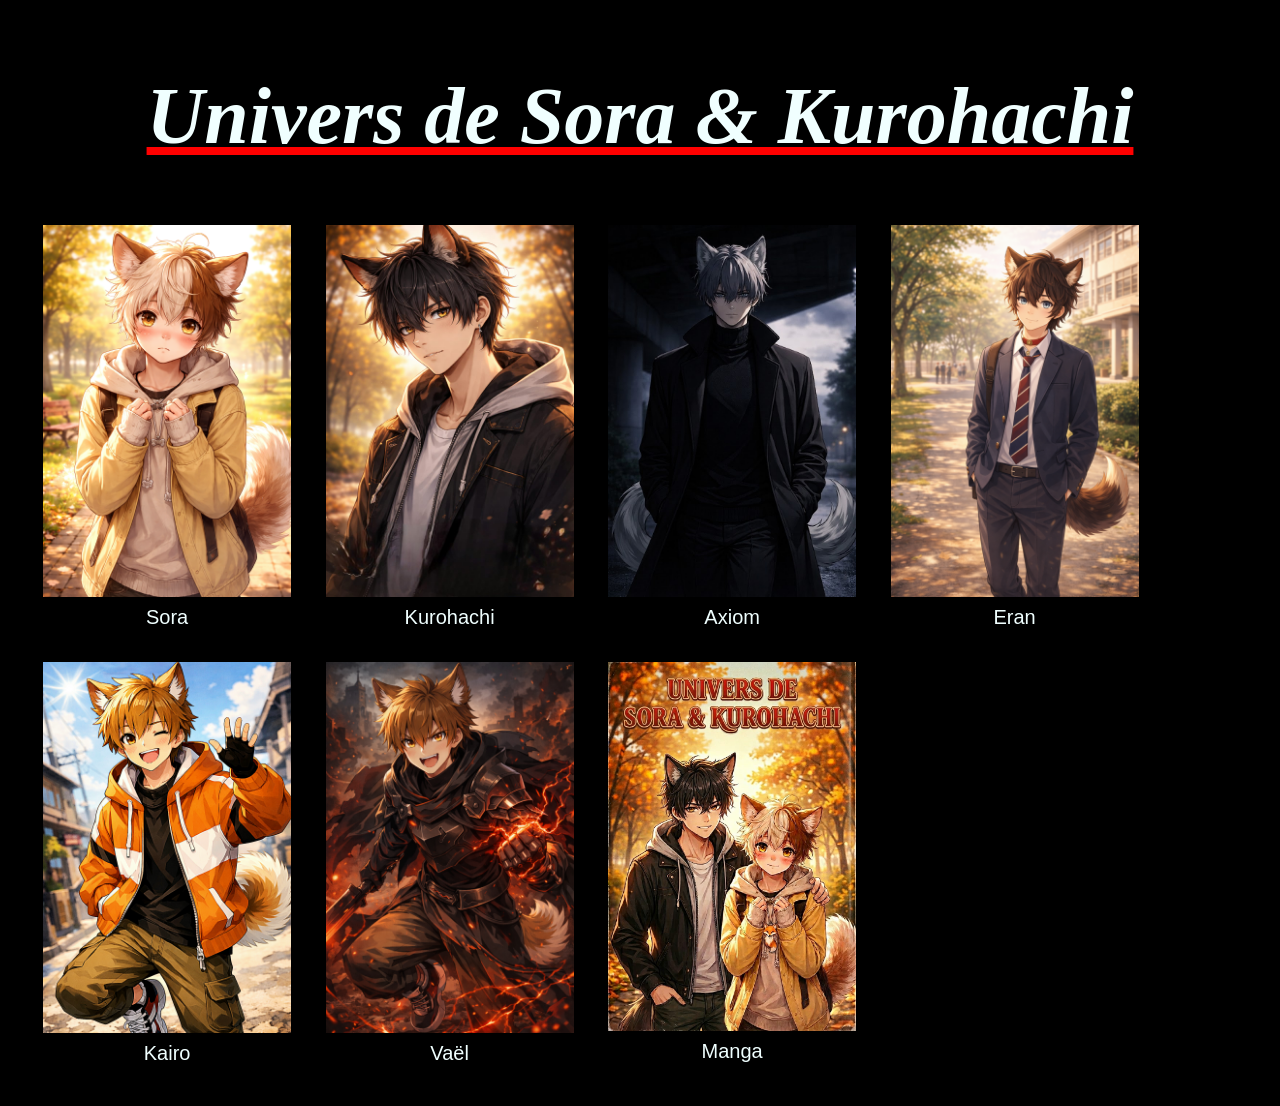
<file: index.html>
<!DOCTYPE html>
<html lang="fr">

<head>
    <meta charset="UTF-8">
    <meta name="viewport" content="width=device-width, initial-scale=1.0">
    <link rel="stylesheet" href="Univers de Sora & Kurohachi.css">
    <link rel="shortcut icon" href="favicon.png" type="image/x-icon">
    <script src="Univers de Sora & Kurohachi.js"></script>
    <title>Univers de Sora & Kurohachi</title>
</head>

<body>
    <div id="title">
        <h1 id="titre" onclick="rechargement('titre')">Univers de Sora & Kurohachi</h1>
    </div>
    <div id="contenu">
        <div class="persos"><a href="Sora.html" target="_blank"><img src="Sora.png"
                    alt="L'image présente le personnage de Sora, au style anime aux traits canins, caractérisé par de grandes oreilles pointues sur la tête, une queue touffue visible sur le côté et des yeux ambrés. Ses cheveux courts et ébouriffés sont bicolores, mêlant le blanc et le marron, tandis que ses joues affichent une teinte rosée et que ses mains sont ramenées fermées contre son torse. Il est vêtu d'une veste jaune ouverte sur un sweat à capuche beige, d'un t-shirt sombre, et porte un sac à dos ainsi qu'un collier orné de pendentifs en forme d'os. L'ensemble s'intègre dans un décor de parc automnal lumineux, composé d'arbres aux feuilles jaunies, d'une allée pavée et d'un banc public."></a>
            <p>Sora</p>
        </div>
        <div class="persos"><a href="Kurohachi.html" target="_blank"><img src="Kurohachi.jpeg" alt=""></a>
            <p>Kurohachi</p>
        </div>
        <div class="persos"><a href="Axiom.html" target="_blank"><img src="Axiom.jpg" alt=""></a>
            <p>Axiom</p>
        </div>
        <div class="persos"><a href="Eran.html" target="_blank"><img src="Eran.png" alt=""></a>
            <p>Eran</p>
        </div>
        <div class="persos"><a href="Kairo.html" target="_blank"><img src="Kairo.png" alt=""></a>
            <p>Kairo</p>
        </div>
        <div class="persos"><a href="Vaël.html" target="_blank"><img src="Vael.png" alt=""></a>
            <p>Vaël</p>
        </div>
        <div class="story">
            <div class="deucième_bloc">
                <a href="Manga.html" target="_blank"><img src="Couvrture Manga.jpeg" alt=""></a>
                <p>Manga</p>
            </div>
        </div>
    </div>
</body>

</html>
</file>
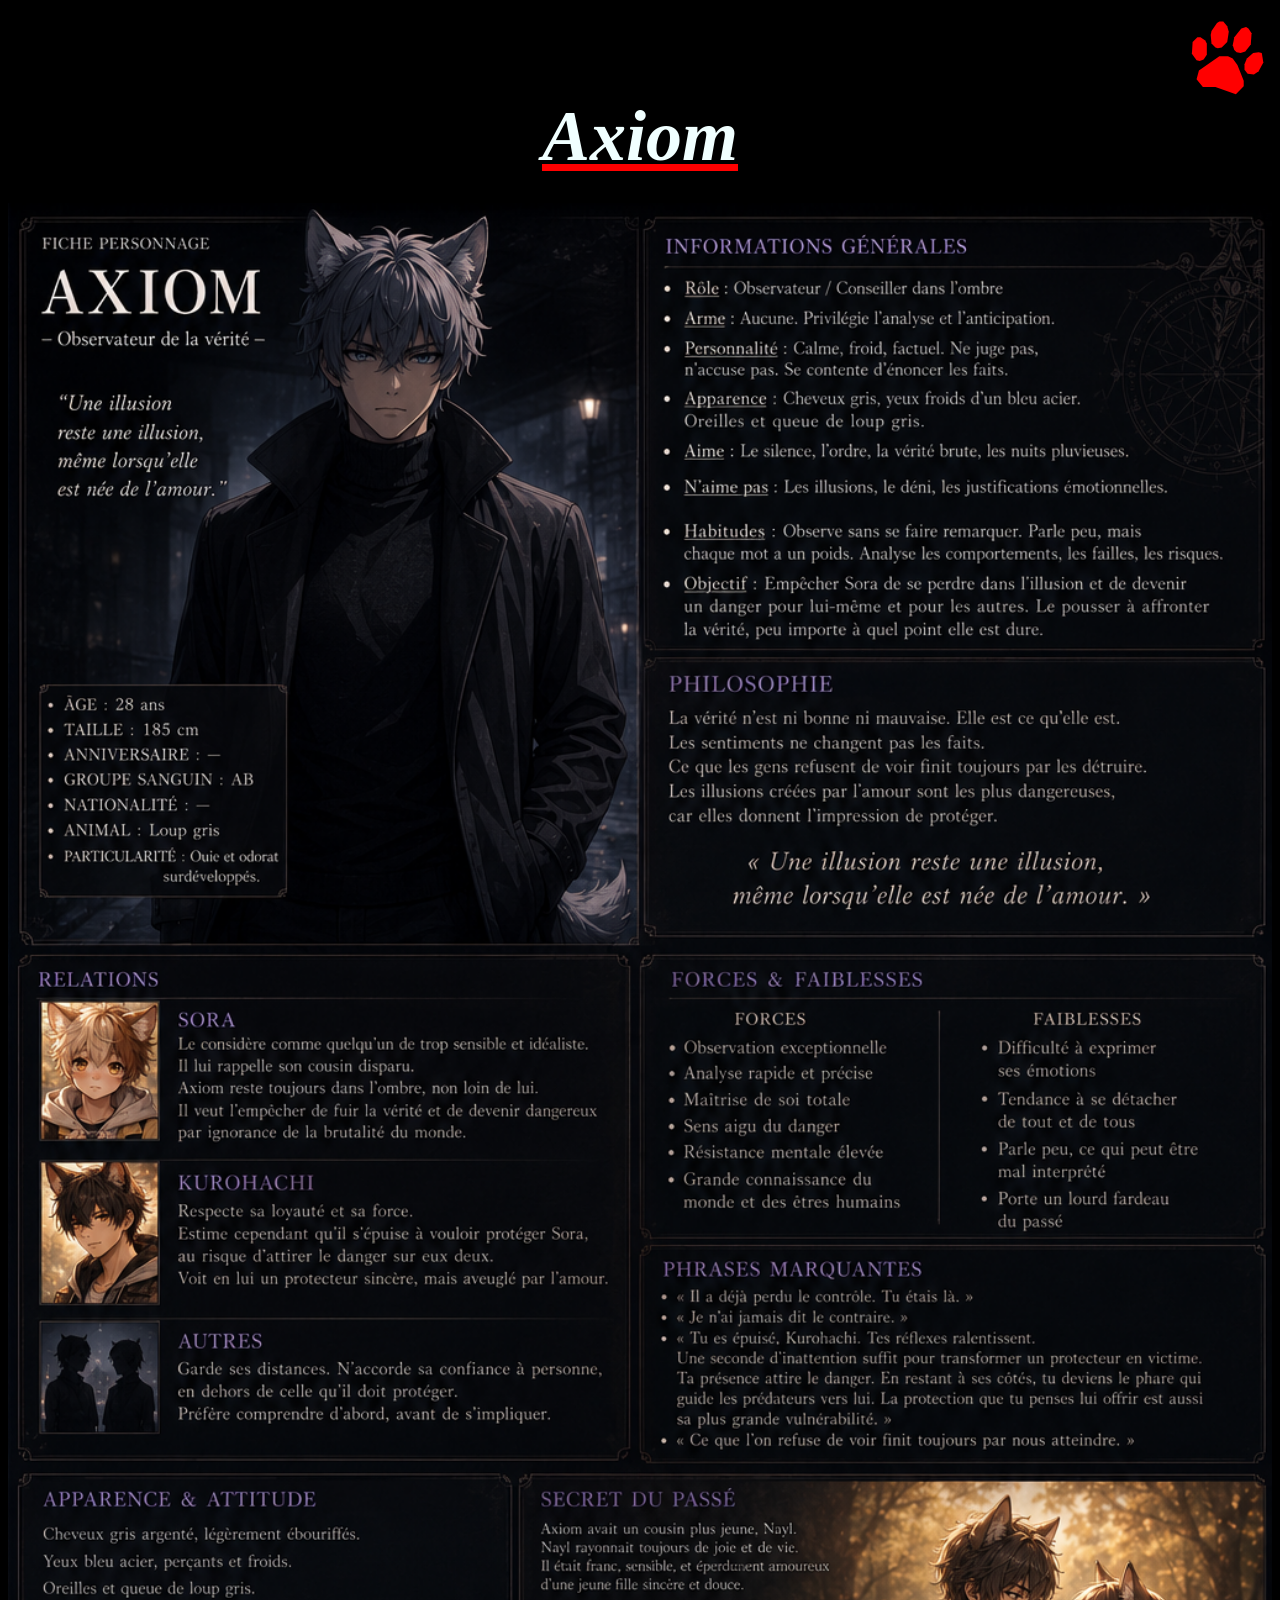
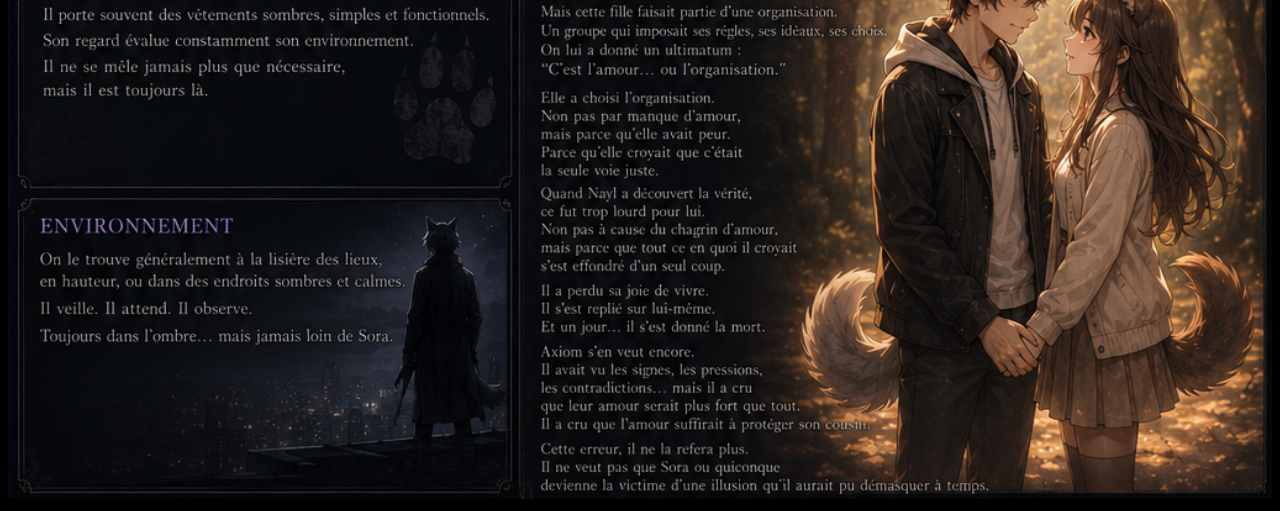
<file: Axiom.html>
<!DOCTYPE html>
<html lang="fr">

<head>
    <meta charset="UTF-8">
    <meta name="viewport" content="width=device-width, initial-scale=1.0">
    <link rel="shortcut icon" href="Favicon Axiom.png" type="image/x-icon">
    <link rel="stylesheet" href="Axiom.css">
    <script src="Axiom.js"></script>
    <title>Axiom</title>
</head>

<body>
    <div id="coussinet"><img onclick="rechargement('patte')" src="Coussinet.svg" alt=""></div>
    <div id="title">
        <h1 id="nom" onclick="re_direction('nom')">Axiom</h1>
    </div>
    <img id="card" src="Axiom, l'observateur solitaire.png" alt="">
</body>

</html>
</file>
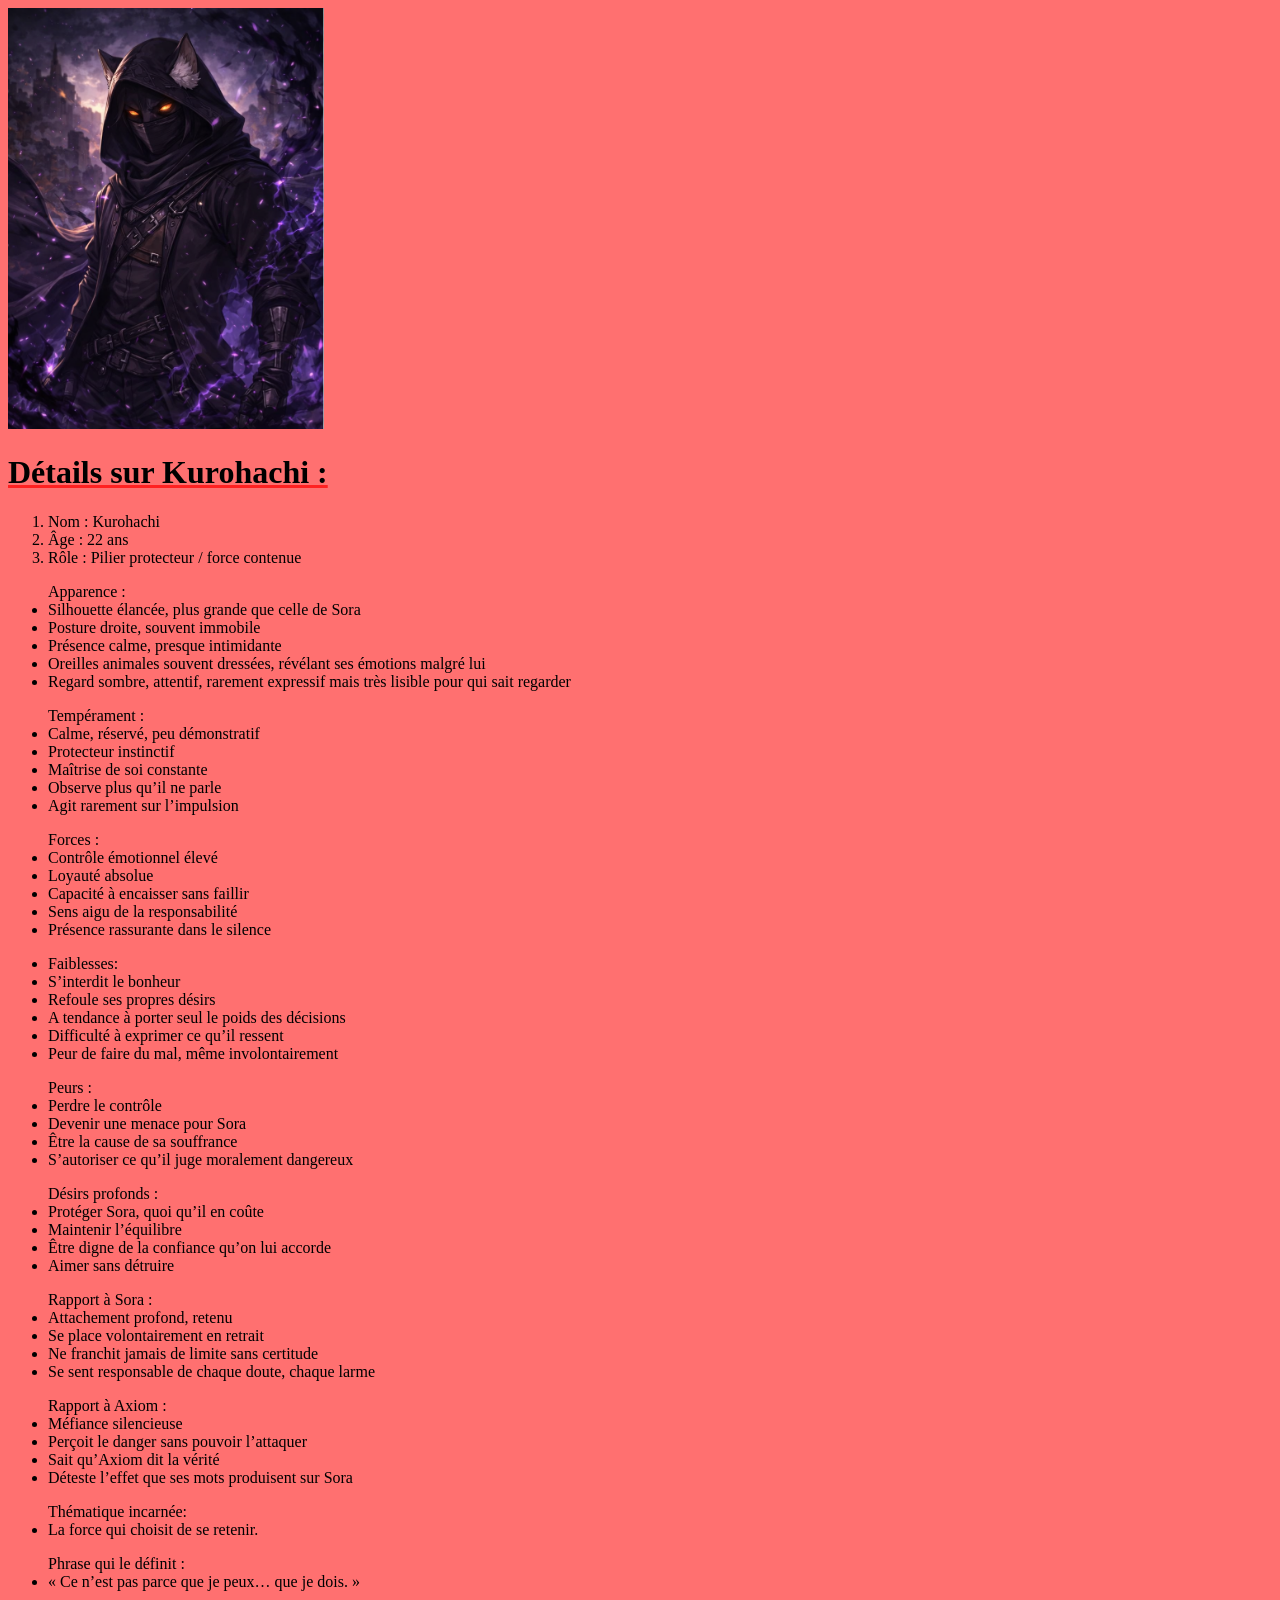
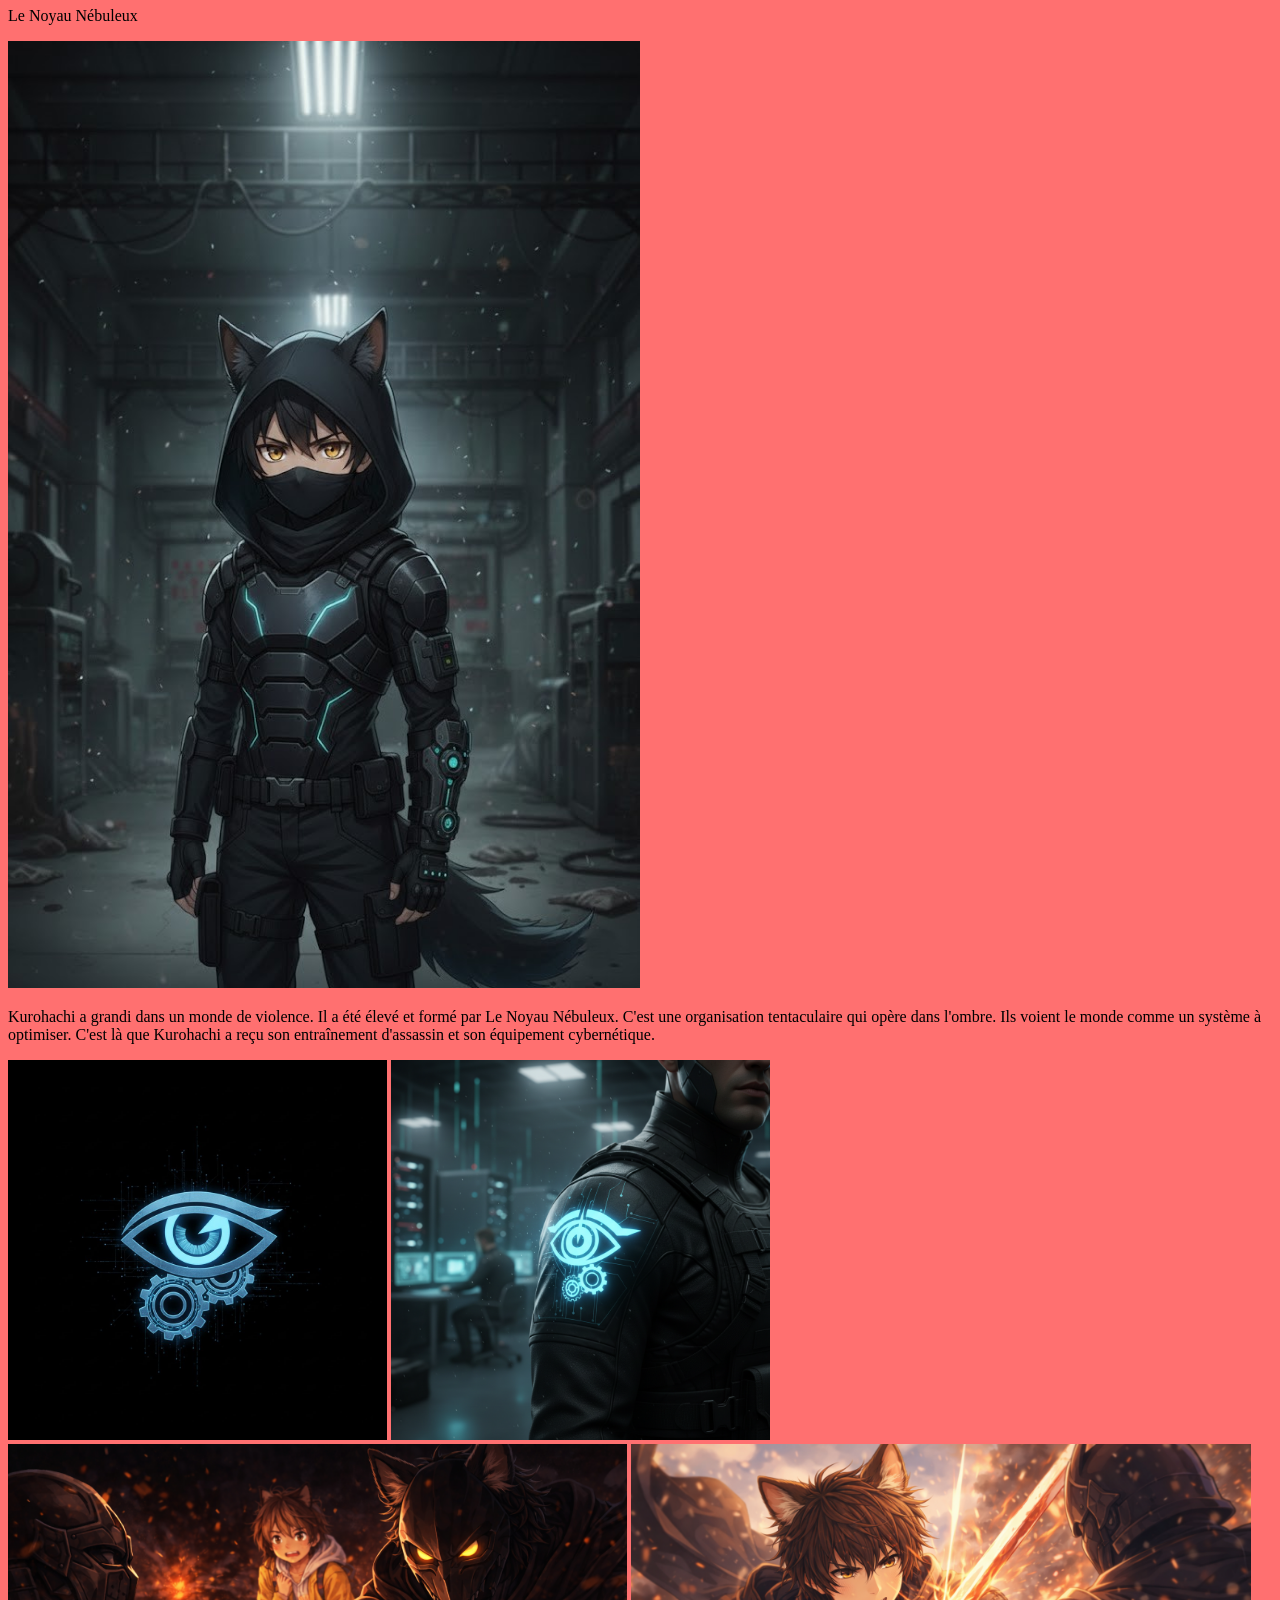
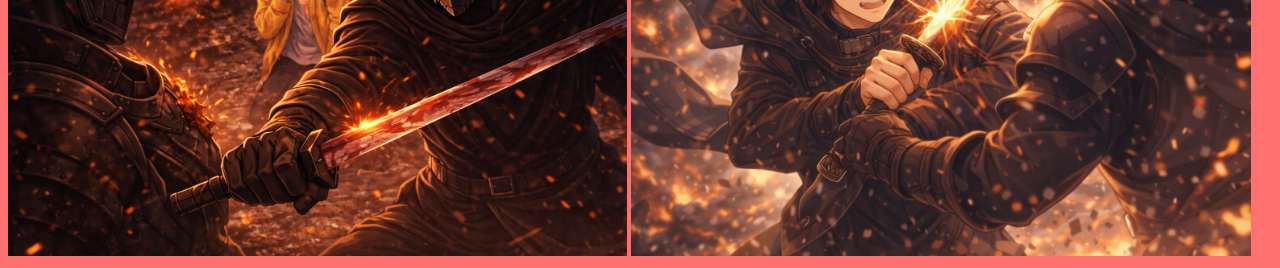
<file: Détails sur Kurohachi.html>
<!DOCTYPE html>
<html lang="fr">

<head>
    <meta charset="UTF-8">
    <meta name="viewport" content="width=device-width, initial-scale=1.0">
    <link rel="stylesheet" href="Détails sur Kurohachi.css">
    <link rel="icon" type="image/x=icon" href="favicon.png">
    <title>Détails sur Kurohachi</title>
</head>

<body>
    <div> <img src="Kurohachi masqué.png" id="image" width="20%"></div>
    <h1>Détails sur Kurohachi :</h1>
    <ol>
        <li>Nom : Kurohachi</li>
        <li>Âge : 22 ans</li>
        <li>Rôle : Pilier protecteur / force contenue</li>
    </ol>
    <ul>Apparence :
        <li>Silhouette élancée, plus grande que celle de Sora</li>
        <li>Posture droite, souvent immobile</li>
        <li>Présence calme, presque intimidante</li>
        <li>Oreilles animales souvent dressées, révélant ses émotions malgré lui</li>
        <li>Regard sombre, attentif, rarement expressif mais très lisible pour qui sait regarder</li>
    </ul>

    <ul>Tempérament :
        <li>Calme, réservé, peu démonstratif</li>
        <li>Protecteur instinctif</li>
        <li>Maîtrise de soi constante</li>
        <li>Observe plus qu’il ne parle</li>
        <li>Agit rarement sur l’impulsion</li>
    </ul>

    <ul>Forces :
        <li>Contrôle émotionnel élevé</li>
        <li>Loyauté absolue</li>
        <li>Capacité à encaisser sans faillir</li>
        <li>Sens aigu de la responsabilité</li>
        <li>Présence rassurante dans le silence</li>
    </ul>

    <ul>
        <li>Faiblesses:
        <li>S’interdit le bonheur</li>
        <li>Refoule ses propres désirs</li>
        <li>A tendance à porter seul le poids des décisions</li>
        <li>Difficulté à exprimer ce qu’il ressent</li>
        <li>Peur de faire du mal, même involontairement</li>
    </ul>

    <ul>Peurs :
        <li>Perdre le contrôle</li>
        <li>Devenir une menace pour Sora</li>
        <li>Être la cause de sa souffrance</li>
        <li>S’autoriser ce qu’il juge moralement dangereux</li>
    </ul>

    <ul>Désirs profonds :
        <li>Protéger Sora, quoi qu’il en coûte</li>
        <li>Maintenir l’équilibre</li>
        <li>Être digne de la confiance qu’on lui accorde</li>
        <li>Aimer sans détruire</li>
    </ul>

    <ul>Rapport à Sora :
        <li>Attachement profond, retenu</li>
        <li>Se place volontairement en retrait</li>
        <li>Ne franchit jamais de limite sans certitude</li>
        <li>Se sent responsable de chaque doute, chaque larme</li>
    </ul>

    <ul>Rapport à Axiom :
        <li>Méfiance silencieuse</li>
        <li>Perçoit le danger sans pouvoir l’attaquer</li>
        <li>Sait qu’Axiom dit la vérité</li>
        <li>Déteste l’effet que ses mots produisent sur Sora</li>
    </ul>

    <ul>Thématique incarnée:
        <li>La force qui choisit de se retenir.</li>
    </ul>

    <ul>Phrase qui le définit :
        <li>« Ce n’est pas parce que je peux… que je dois. »</li>
    </ul>

    <p id="nom">Le Noyau Nébuleux</p>
    <img src="Kurohachi jeune dans l'organisation.jpg" width="50%">
    <p>Kurohachi a grandi dans un monde de violence. Il a été élevé et formé par Le Noyau Nébuleux. C'est une
        organisation tentaculaire qui opère dans l'ombre. Ils voient le monde comme un système à optimiser. C'est là que
        Kurohachi a reçu son entraînement d'assassin et son équipement cybernétique.
    </p>
    <img src="Logo Le Noyau Nébuleux.jpg" width="30%">
    <img src="Logo Le Noyau Nébuleux gravé.png" width="30%">
    <img src="Kurohachi masqués combattant invertéré.png" width="49%">
    <img src="Kurohachi combattant invertéré.png" width="49%">
</body>

</html>
</file>
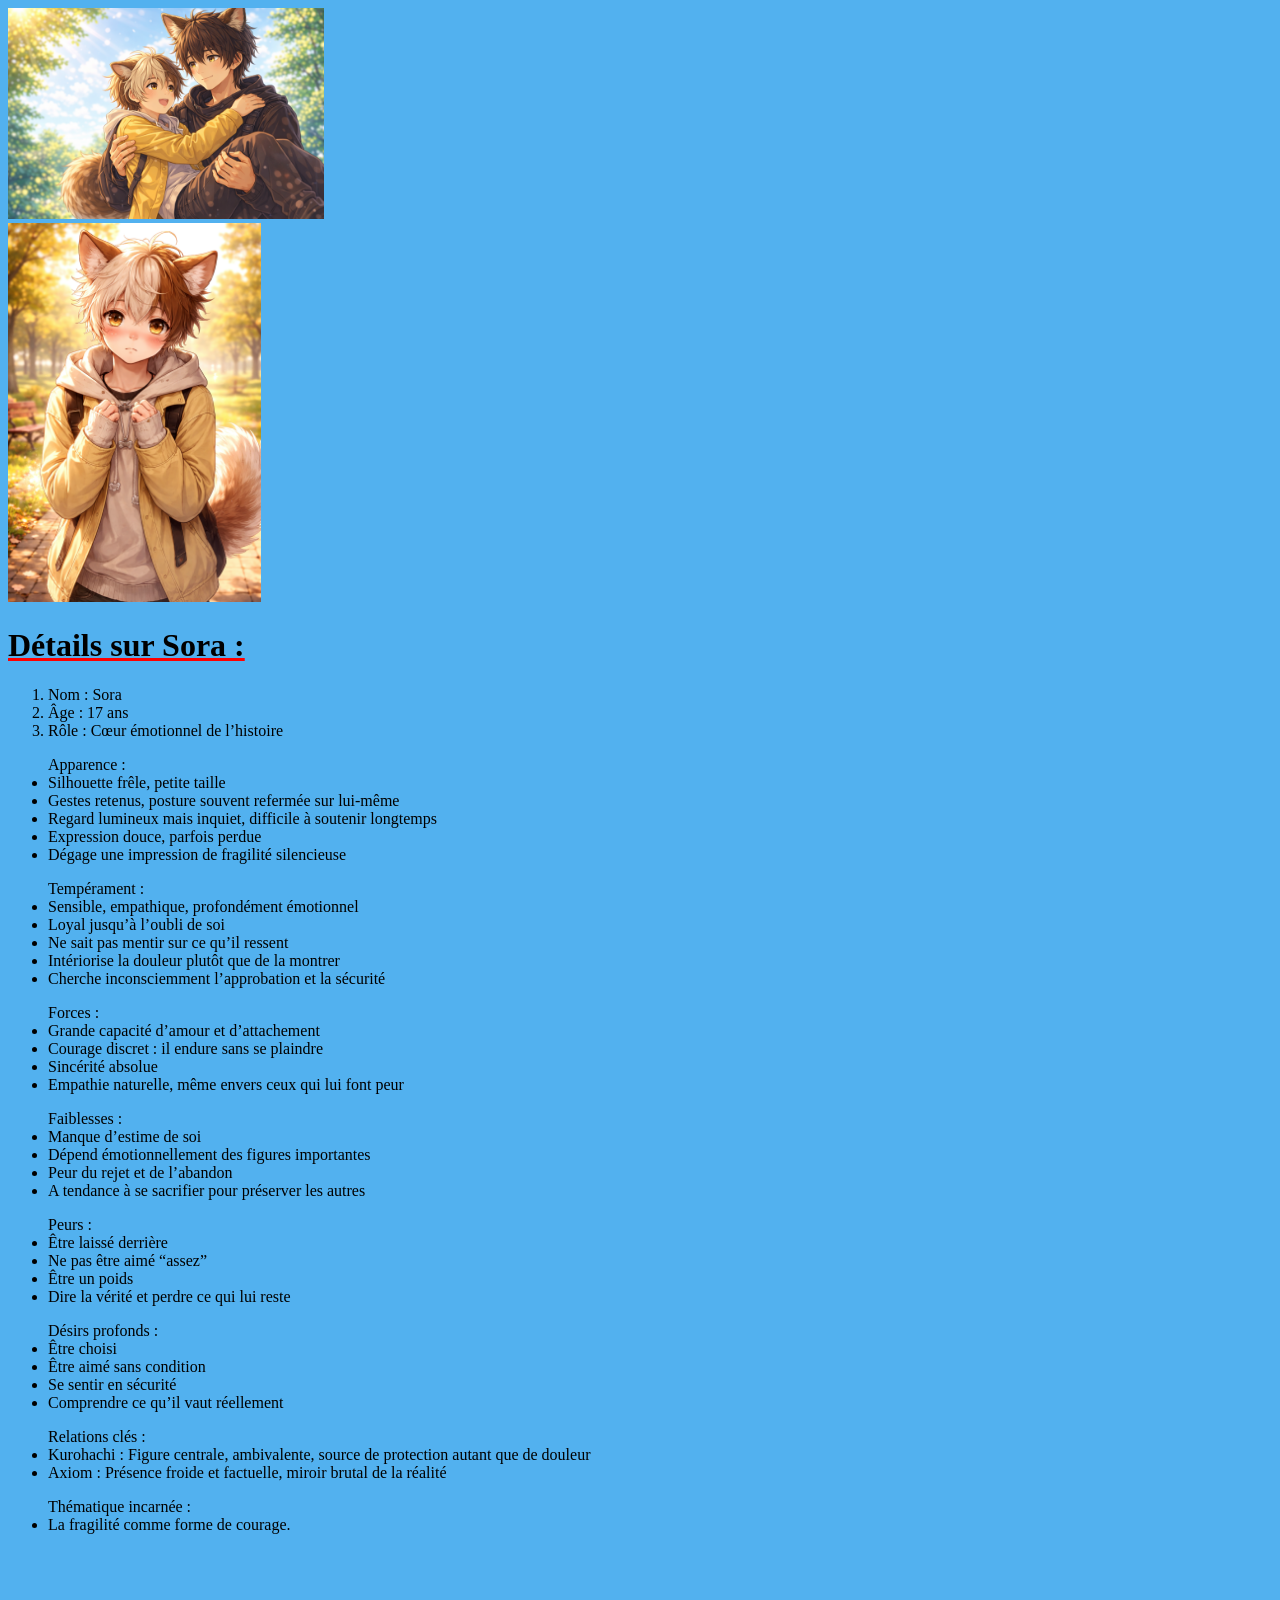
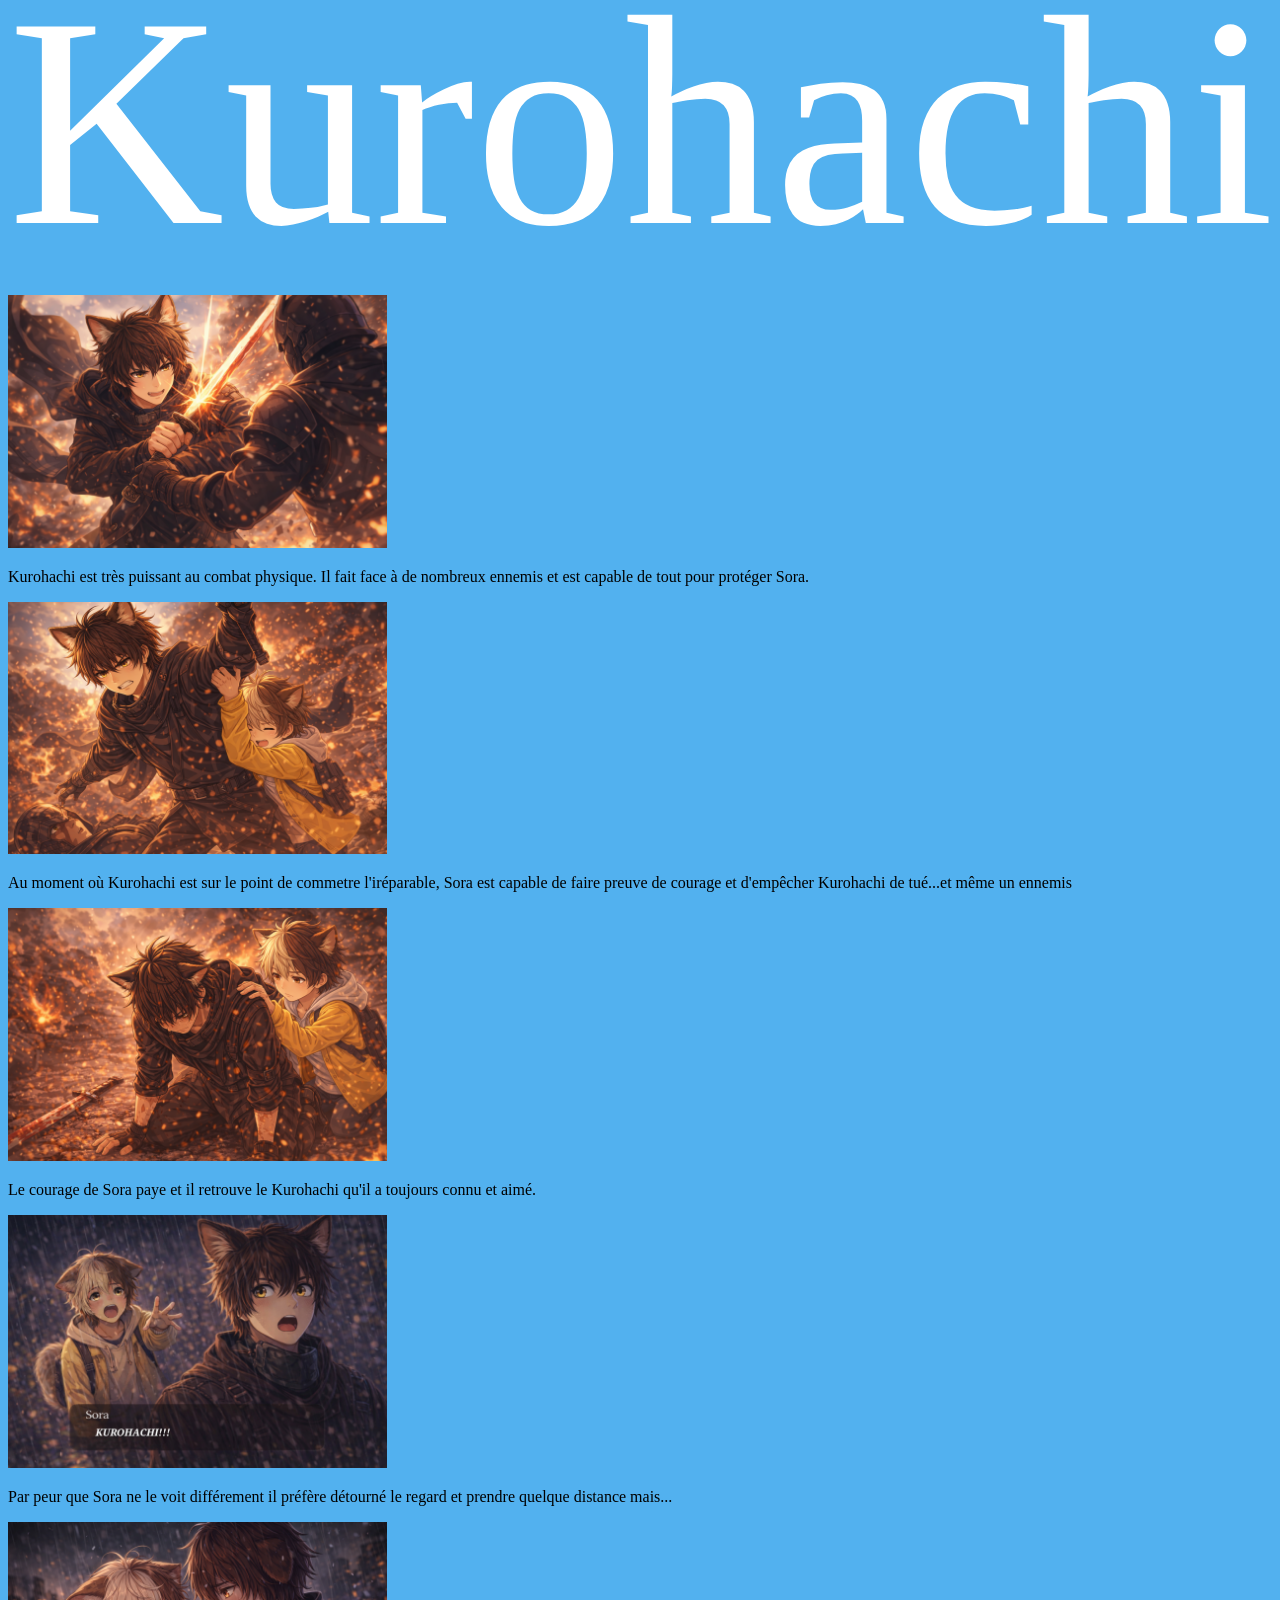
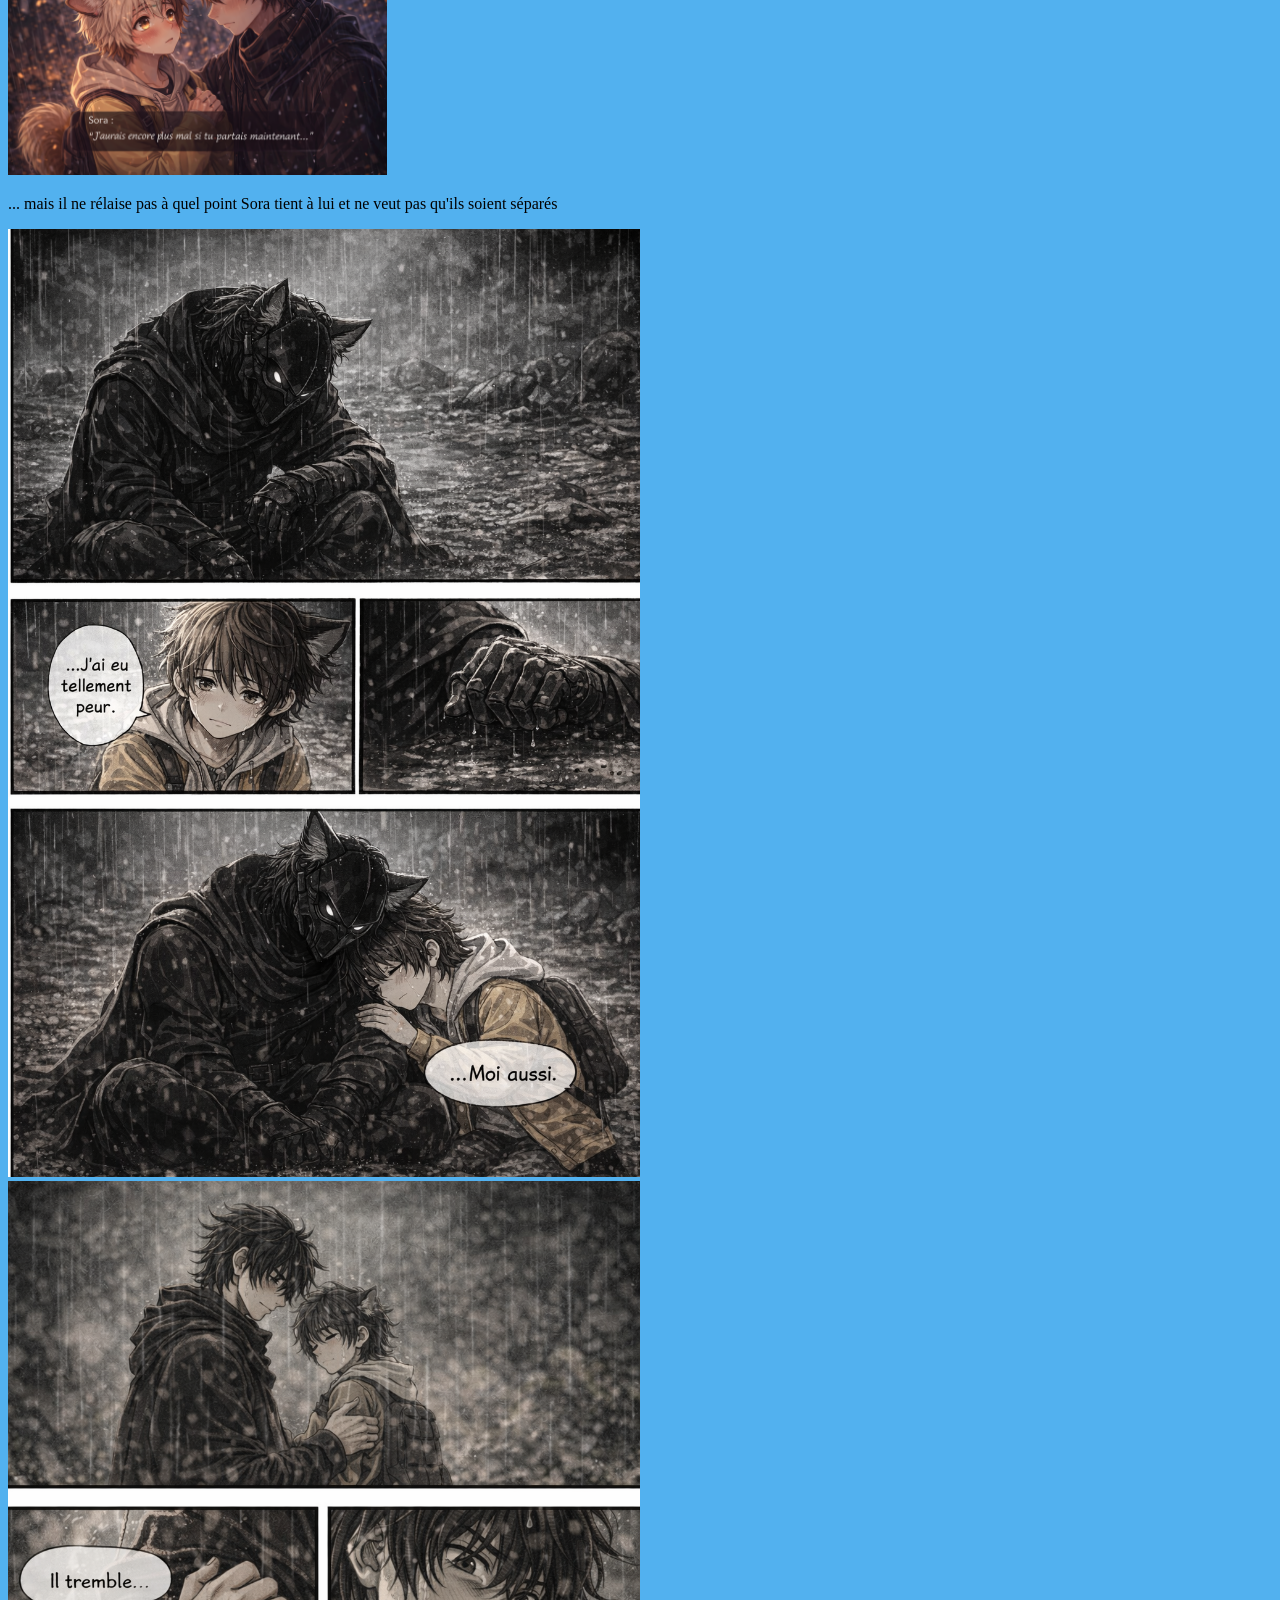
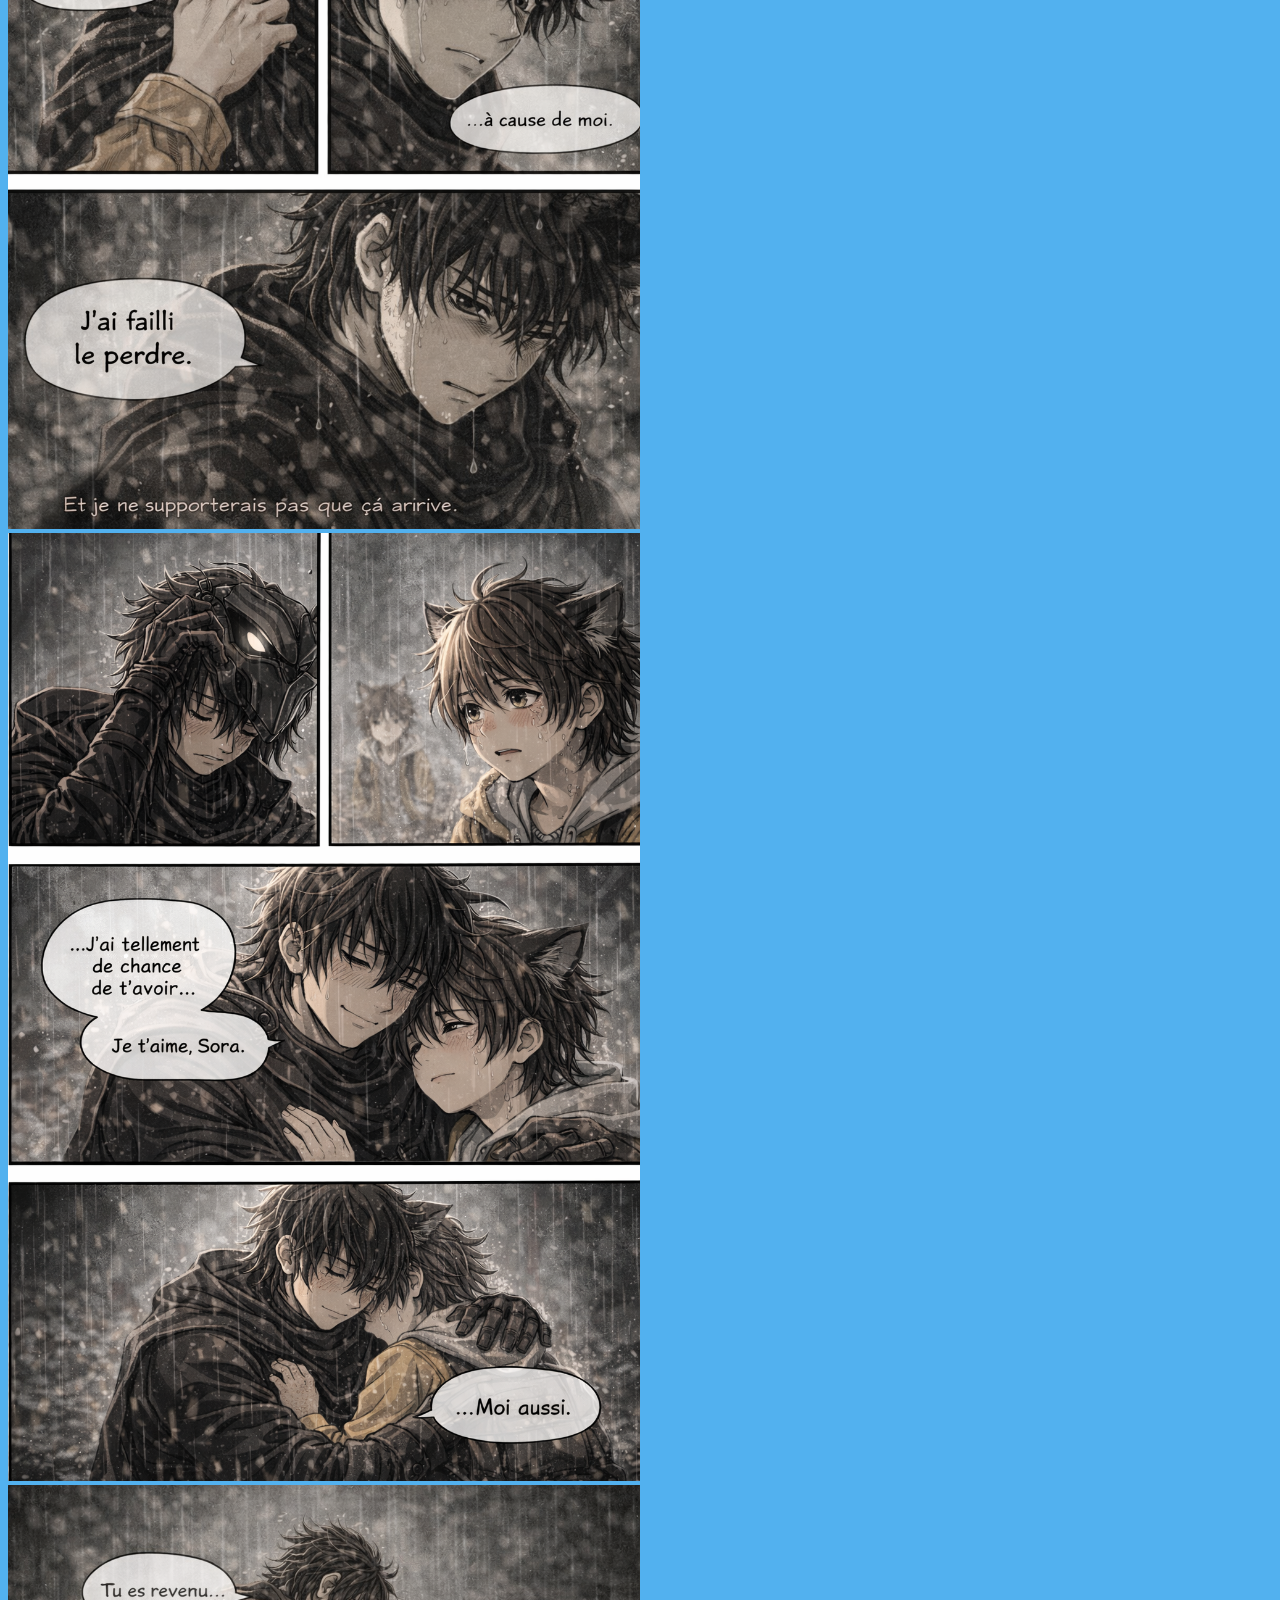
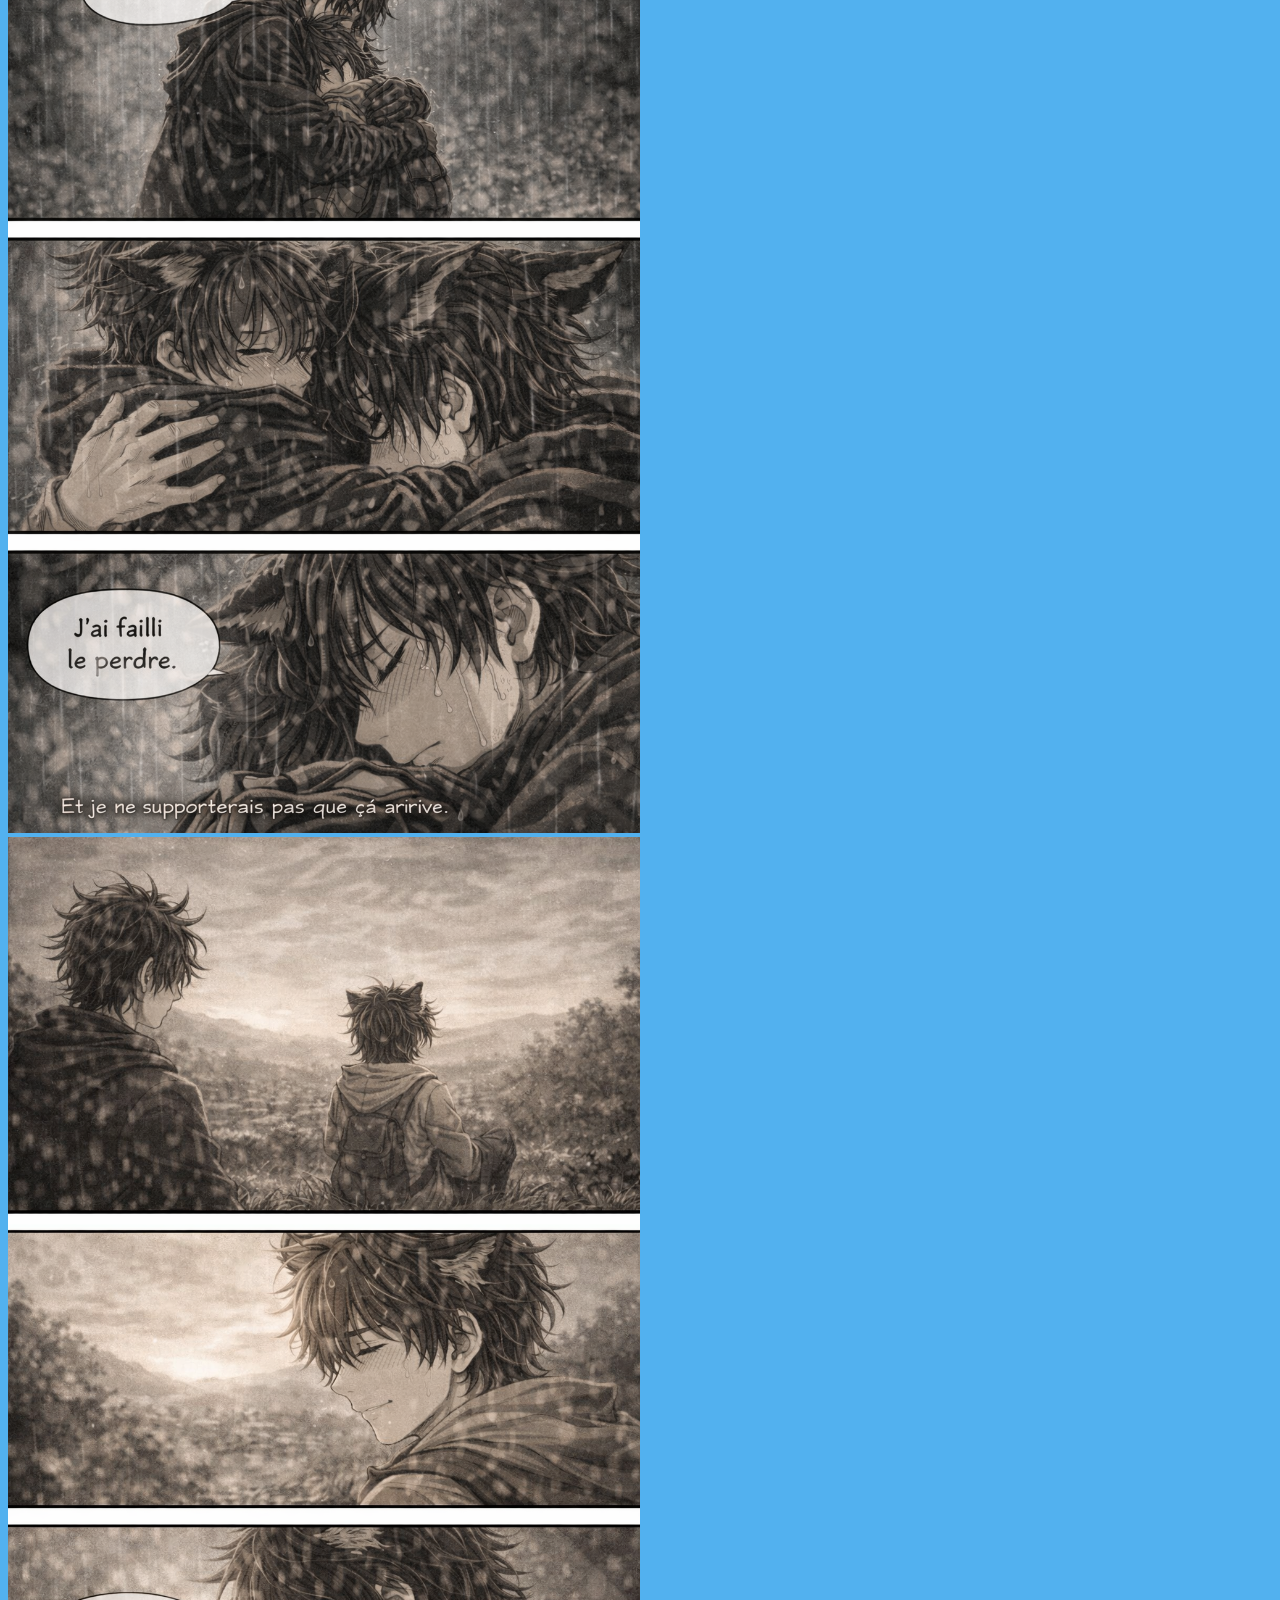
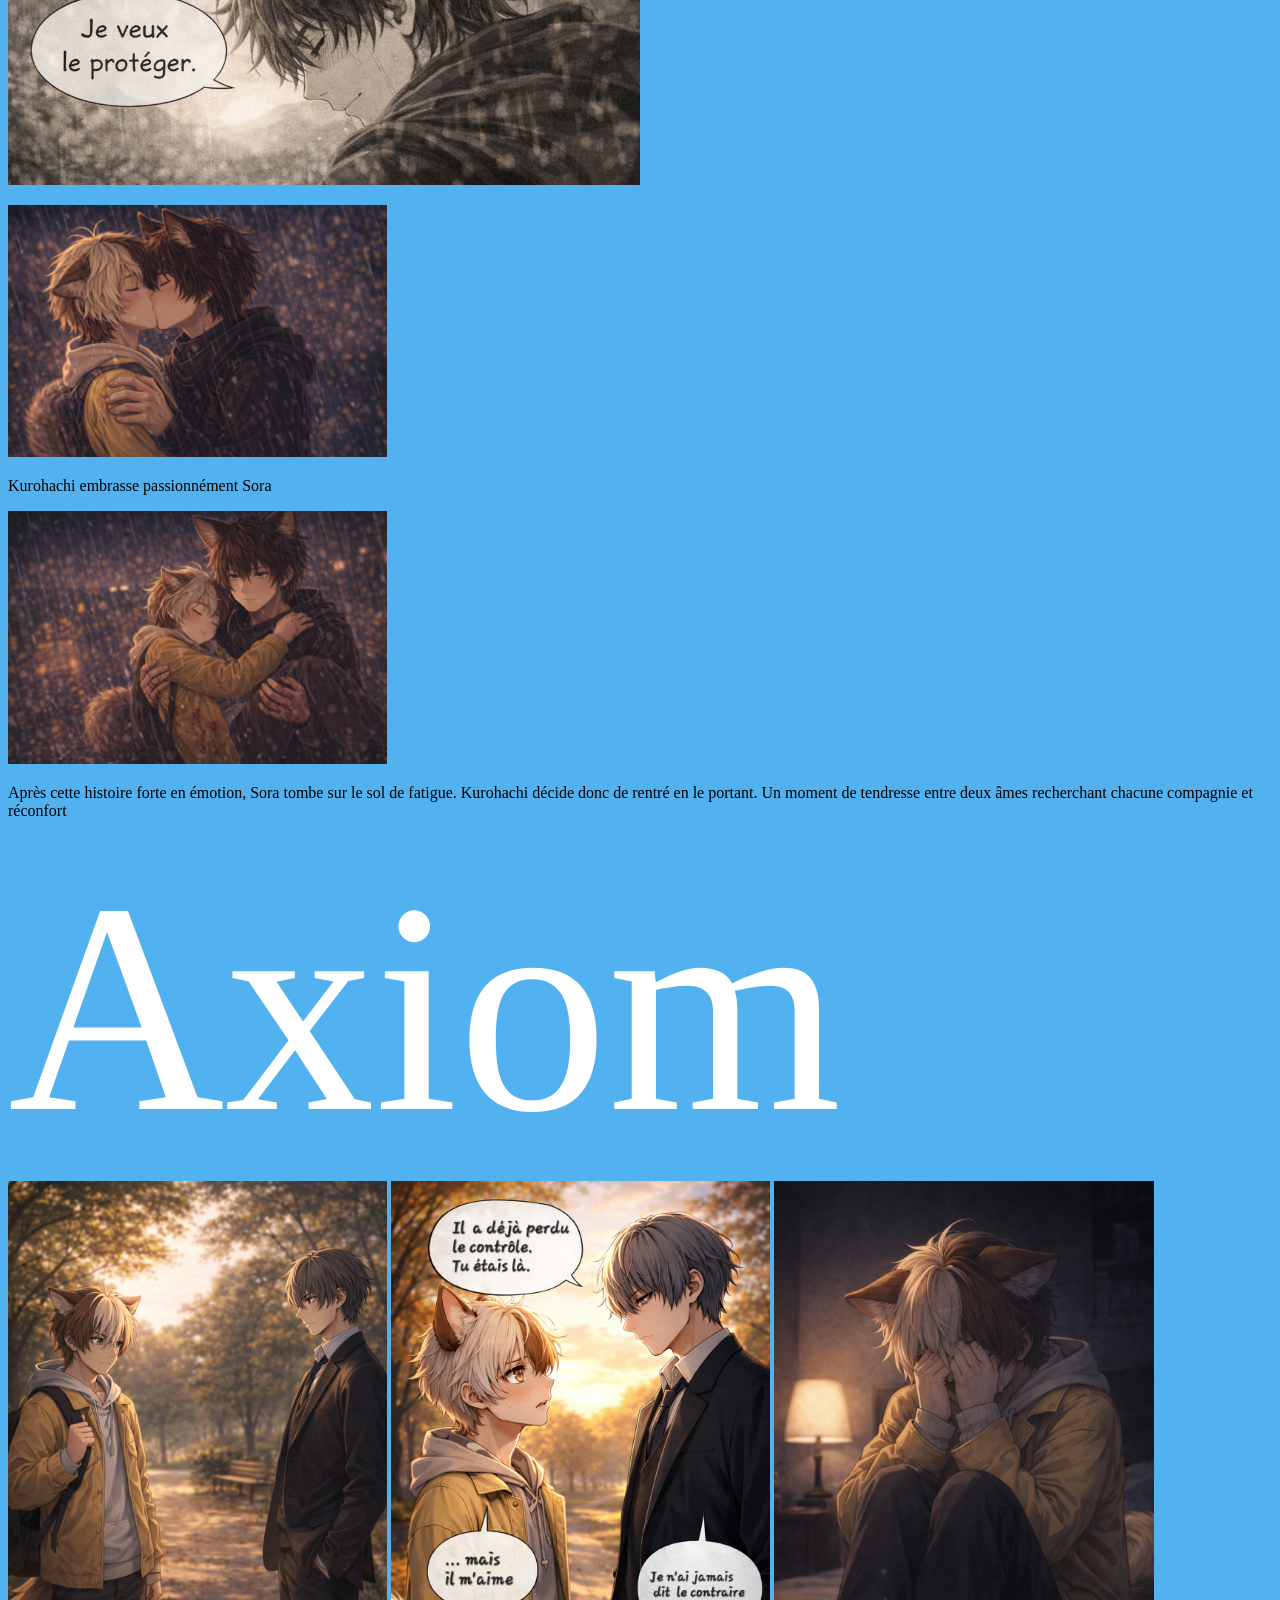
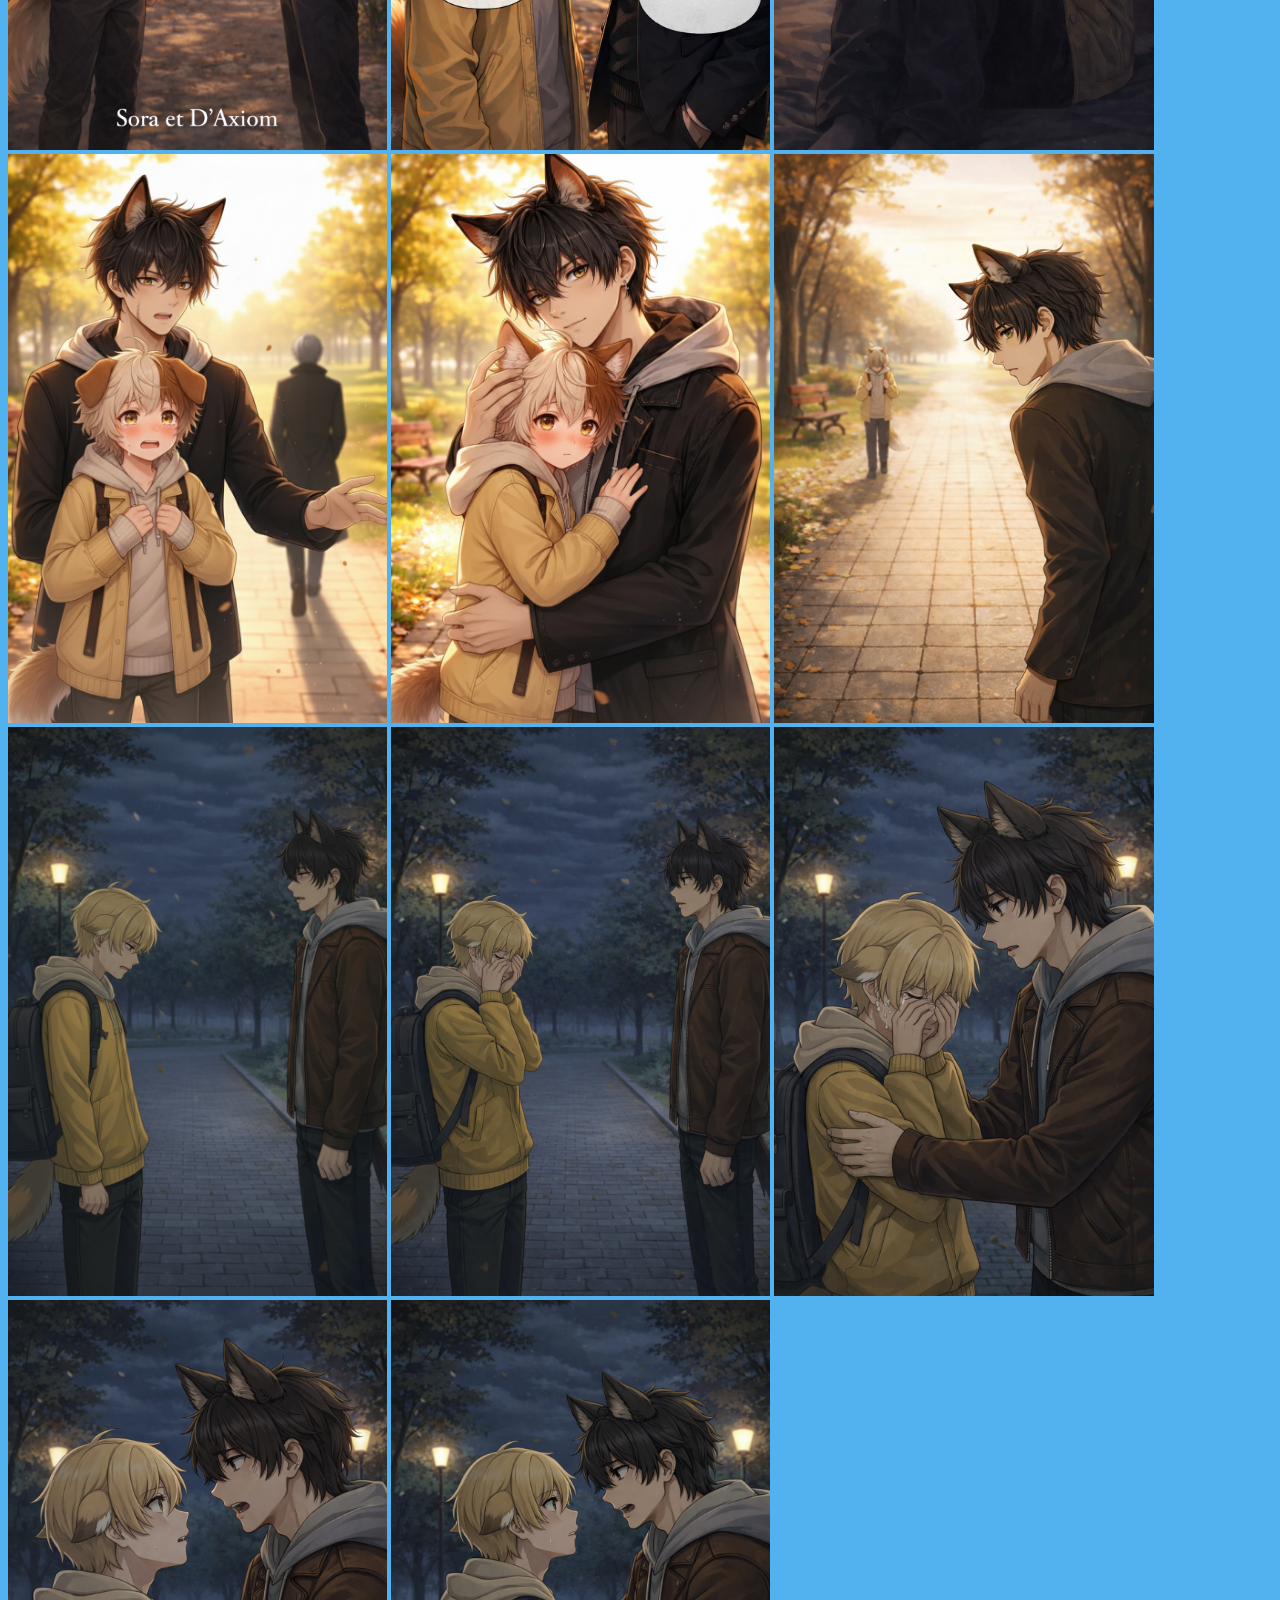
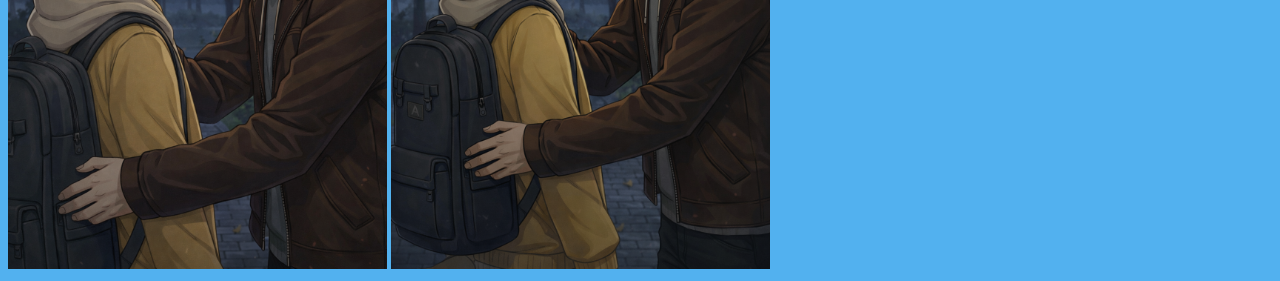
<file: Détails sur Sora.html>
<!DOCTYPE html>
<html lang="fr">

<head>
    <meta charset="UTF-8">
    <meta name="viewport" content="width=device-width, initial-scale=1.0">
    <link rel="stylesheet" href="Détails sur Sora.css" />
    <link rel="icon" type="image/x=icon" href="favicon.png">
    <title>Détails sur Sora</title>
</head>

<body>

    <div id="imagedepresentation">
        <img src="Kurohachi portant Sora.png" id="image" width="20%">
    </div>

    <img src="Sora.png" width="20%">
    <h1>Détails sur Sora :</h1>
    <ol>
        <li>Nom : Sora</li>
        <li>Âge : 17 ans</li>
        <li>Rôle : Cœur émotionnel de l’histoire</li>
    </ol>
    <ul>Apparence :
        <li>Silhouette frêle, petite taille</li>
        <li>Gestes retenus, posture souvent refermée sur lui-même</li>
        <li>Regard lumineux mais inquiet, difficile à soutenir longtemps</li>
        <li>Expression douce, parfois perdue</li>
        <li>Dégage une impression de fragilité silencieuse</li>
    </ul>
    <ul>Tempérament :
        <li>Sensible, empathique, profondément émotionnel</li>
        <li>Loyal jusqu’à l’oubli de soi</li>
        <li>Ne sait pas mentir sur ce qu’il ressent</li>
        <li>Intériorise la douleur plutôt que de la montrer</li>
        <li>Cherche inconsciemment l’approbation et la sécurité</li>
    </ul>
    <ul>Forces :
        <li>Grande capacité d’amour et d’attachement</li>
        <li>Courage discret : il endure sans se plaindre</li>
        <li>Sincérité absolue</li>
        <li>Empathie naturelle, même envers ceux qui lui font peur</li>
    </ul>
    <ul>Faiblesses :
        <li>Manque d’estime de soi</li>
        <li>Dépend émotionnellement des figures importantes</li>
        <li>Peur du rejet et de l’abandon</li>
        <li>A tendance à se sacrifier pour préserver les autres</li>
    </ul>
    <ul>Peurs :

        <li>Être laissé derrière</li>
        <li>Ne pas être aimé “assez”</li>
        <li>Être un poids</li>
        <li>Dire la vérité et perdre ce qui lui reste</li>
    </ul>
    <ul>Désirs profonds :
        <li>Être choisi</li>
        <li>Être aimé sans condition</li>
        <li>Se sentir en sécurité</li>
        <li>Comprendre ce qu’il vaut réellement</li>
    </ul>
    <ul>Relations clés :
        <li>Kurohachi : Figure centrale, ambivalente, source de protection autant que de douleur</li>
        <li>Axiom : Présence froide et factuelle, miroir brutal de la réalité</li>
    </ul>
    <ul>Thématique incarnée :
        <li>La fragilité comme forme de courage.</li>
    </ul>
    <!-- <p>Sora donne l’impression d’être fait de quelque chose de trop fragile pour ce monde.
        Il est petit, pas seulement par la taille, mais par la manière dont il occupe l’espace : comme s’il essayait de
        ne pas déranger, de ne pas peser. Ses gestes sont retenus, souvent proches de lui-même, comme s’il se protégeait
        instinctivement. Quand il baisse la tête, ce n’est pas par soumission, mais parce qu’il pense trop, parce qu’il
        doute.
        Son regard est ce qui trahit tout. Il est doux, lumineux, mais chargé d’une inquiétude constante, comme s’il
        cherchait sans cesse un signe qu’il est à sa place. Sora ressent profondément, parfois trop. Chaque mot le
        touche, chaque silence lui parle. Il aime sincèrement, entièrement, avec une loyauté presque douloureuse — au
        point d’oublier de se protéger lui-même.
        Il n’est pas faible. Il est sensible.
        Et dans cet univers, c’est précisément ce qui le rend vulnérable.
        Face à la peur, Sora ne fuit pas : il encaisse. Il garde tout à l’intérieur, jusqu’à ce que cela devienne trop
        lourd. C’est quelqu’un qui peut sourire en tremblant, rassurer les autres alors qu’il se brise lentement. Son
        courage n’est pas spectaculaire ; il est silencieux, discret, et profondément humain.
        Sora est un point d’équilibre instable.
        Un être dont la lumière attire autant qu’elle menace de s’éteindre.</p> -->
    <div class="nom">Kurohachi</div>
    <img src="Kurohachi combattant invertéré.png" width="30%">
    <p>Kurohachi est très puissant au combat physique. Il fait face à de nombreux ennemis et est capable de tout pour
        protéger Sora.</p>
    <img src="Sora, frein de Kurohachi.png" width="30%">
    <p>Au moment où Kurohachi est sur le point de commetre l'iréparable, Sora est capable de faire preuve de courage et
        d'empêcher Kurohachi de tué...et même un ennemis</p>
    <img src="Sora retoruve, le Kurohachi.png" width="30%">
    <p>Le courage de Sora paye et il retrouve le Kurohachi qu'il a toujours connu et aimé.</p>
    <img src="L'appel.png" width="30%">
    <p>Par peur que Sora ne le voit différement il préfère détourné le regard et prendre quelque distance mais... </p>
    <img src="La peur de l'abandon.png" width="30%">
    <p>... mais il ne rélaise pas à quel point Sora tient à lui et ne veut pas qu'ils soient séparés</p>
    <img src="Page manga 1.png" width="50%">
    <img src="Page manga 3.png" width="50%">
    <img src="Page manga 2.png" width="50%">
    <img src="Page manga 4.png" width="50%">
    <img src="Page manga 5.png" width="50%">
    <p> <img src="Baiser entre Kurohachi et Sora.png" width="30%"></p>
    <p>Kurohachi embrasse passionnément Sora</p>
    <img src="Kurohachi réconforte Sora.png" width="30%">
    <p>Après cette histoire forte en émotion, Sora tombe sur le sol de fatigue. Kurohachi décide donc de rentré
        en le portant. Un moment de tendresse entre deux âmes recherchant chacune compagnie et réconfort</p>

    <div class="nom">Axiom</div>
    <img src="Sora et d'Axiom.png" width="30%">
    <img src="Discussion entre Axiom et Sora.png" width="30%">
    <img src="Sora apès la discussion avec Axiom.png" width="30%">
    <img src="Kurohachi impuissant.png" width="30%">
    <img src="Kurohachi réconforte Sora 2.png" width="30%">
    <img src="L'inquiétude de Sora.png" width="30%">
    <img src="L'aveu de Sora 1.png" width="30%">
    <img src="L'aveu de Sora 2.png" width="30%">
    <img src="L'aveu de Sora 3.png" width="30%">
    <img src="L'aveu de Sora 4.png" width="30%">
    <img src="L'aveu de Sora 5.png" width="30%">
</body>

</html>
</file>
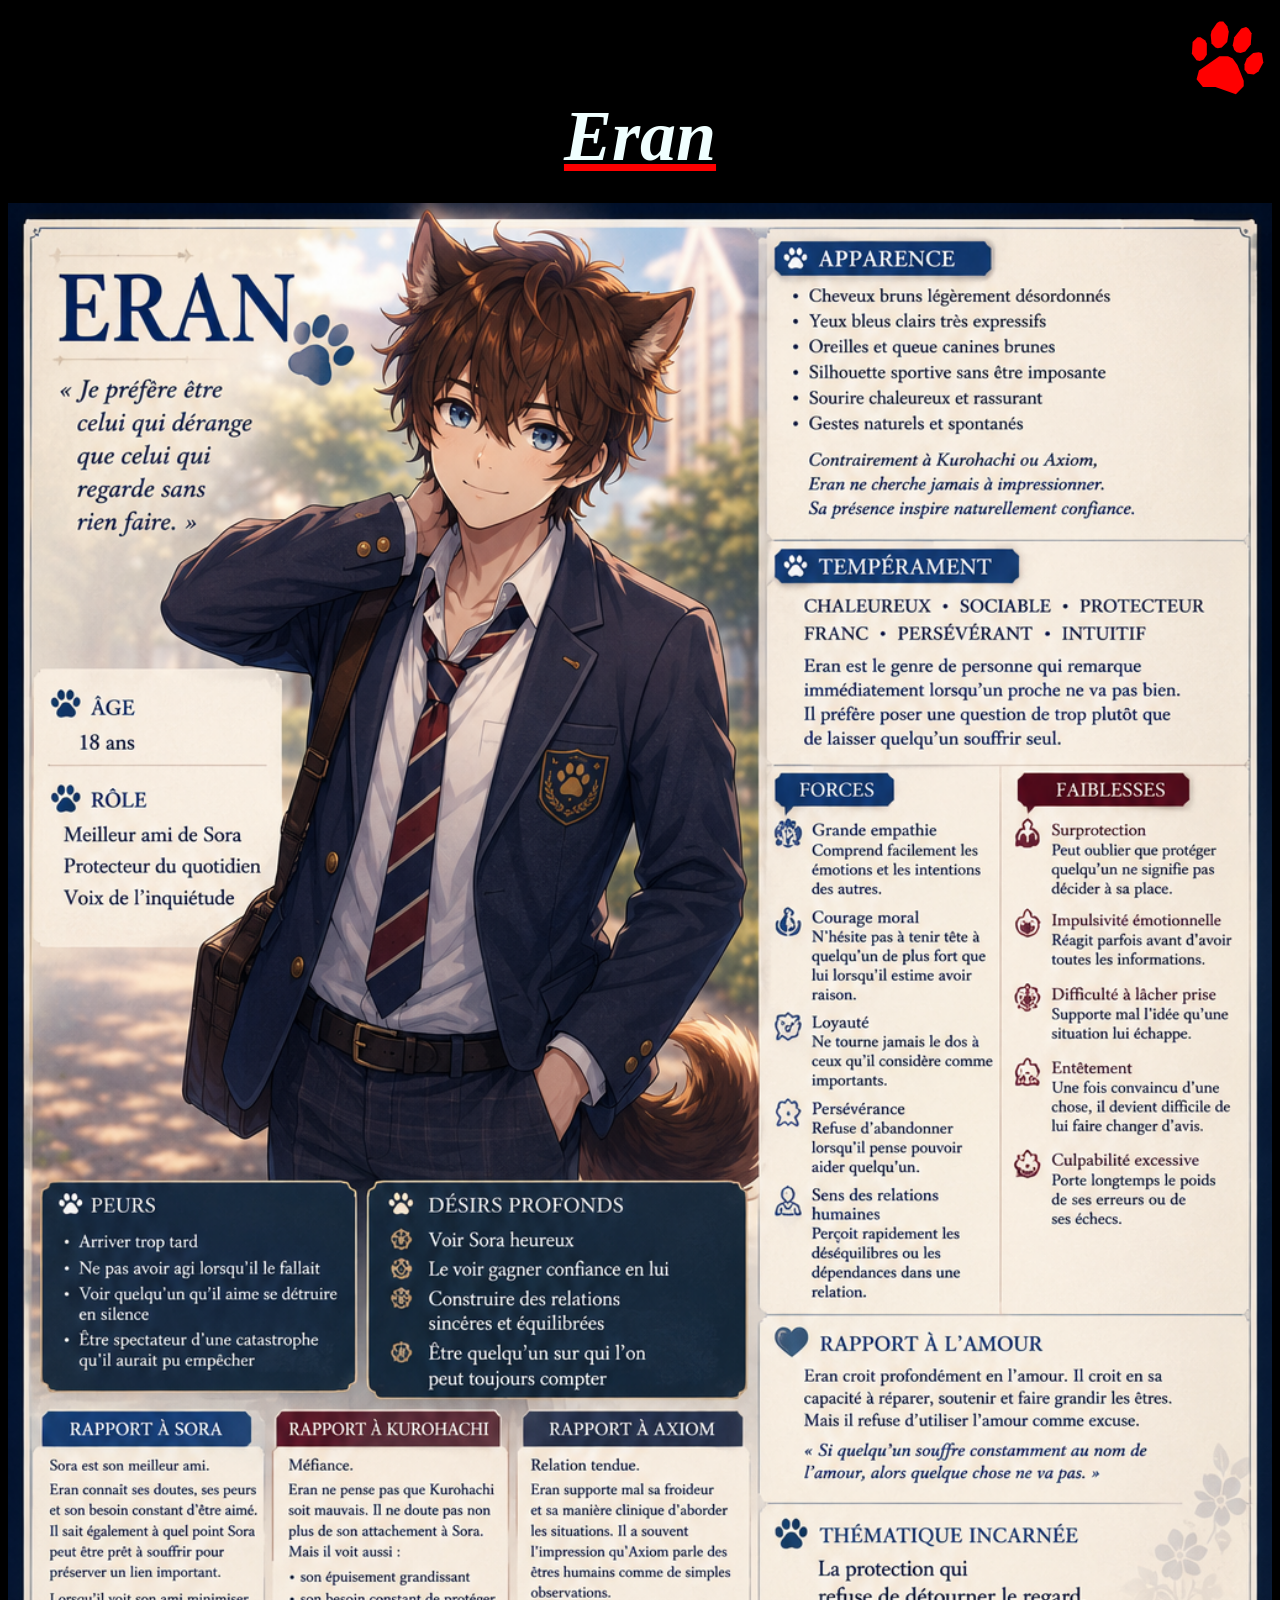
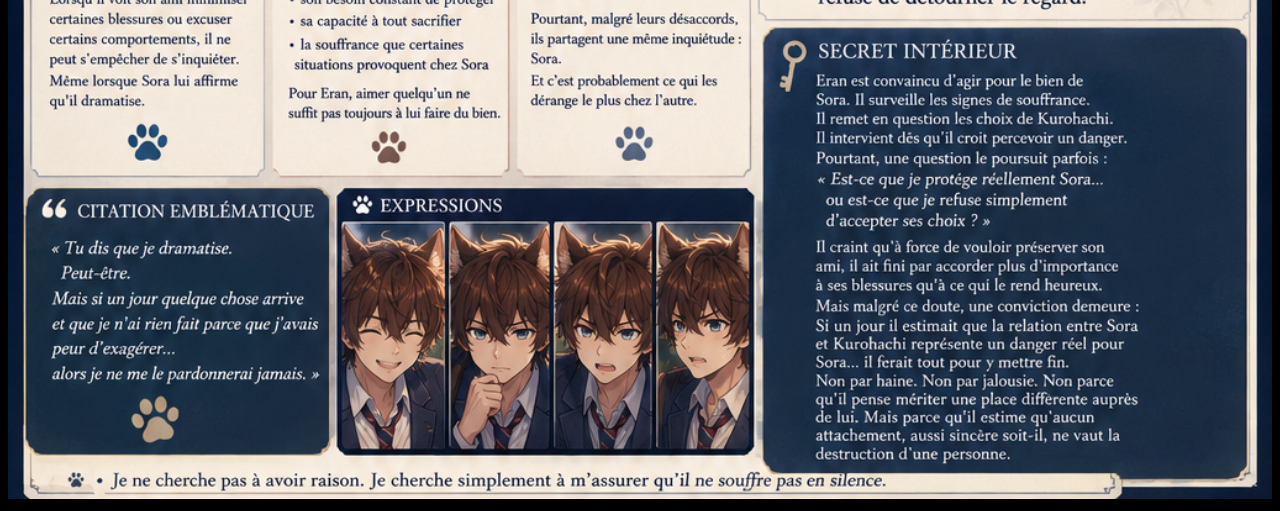
<file: Eran.html>
<!DOCTYPE html>
<html lang="fr">

<head>
    <meta charset="UTF-8">
    <meta name="viewport" content="width=device-width, initial-scale=1.0">
    <link rel="shortcut icon" href="Favicon Eran.png" type="image/x-icon">
    <link rel="stylesheet" href="Eran.css">
    <script src="Eran.js"></script>
    <title>Eran</title>
</head>

<body>
    <div id="coussinet"><img onclick="rechargement('patte')" src="Coussinet.svg" alt=""></div>
    <div id="title">
        <h1 id="nom" onclick="re_direction('nom')">Eran</h1>
    </div>
    <img id="card" src="Fiche de personnage d'Eran.png" alt="">
</body>

</html>
</file>
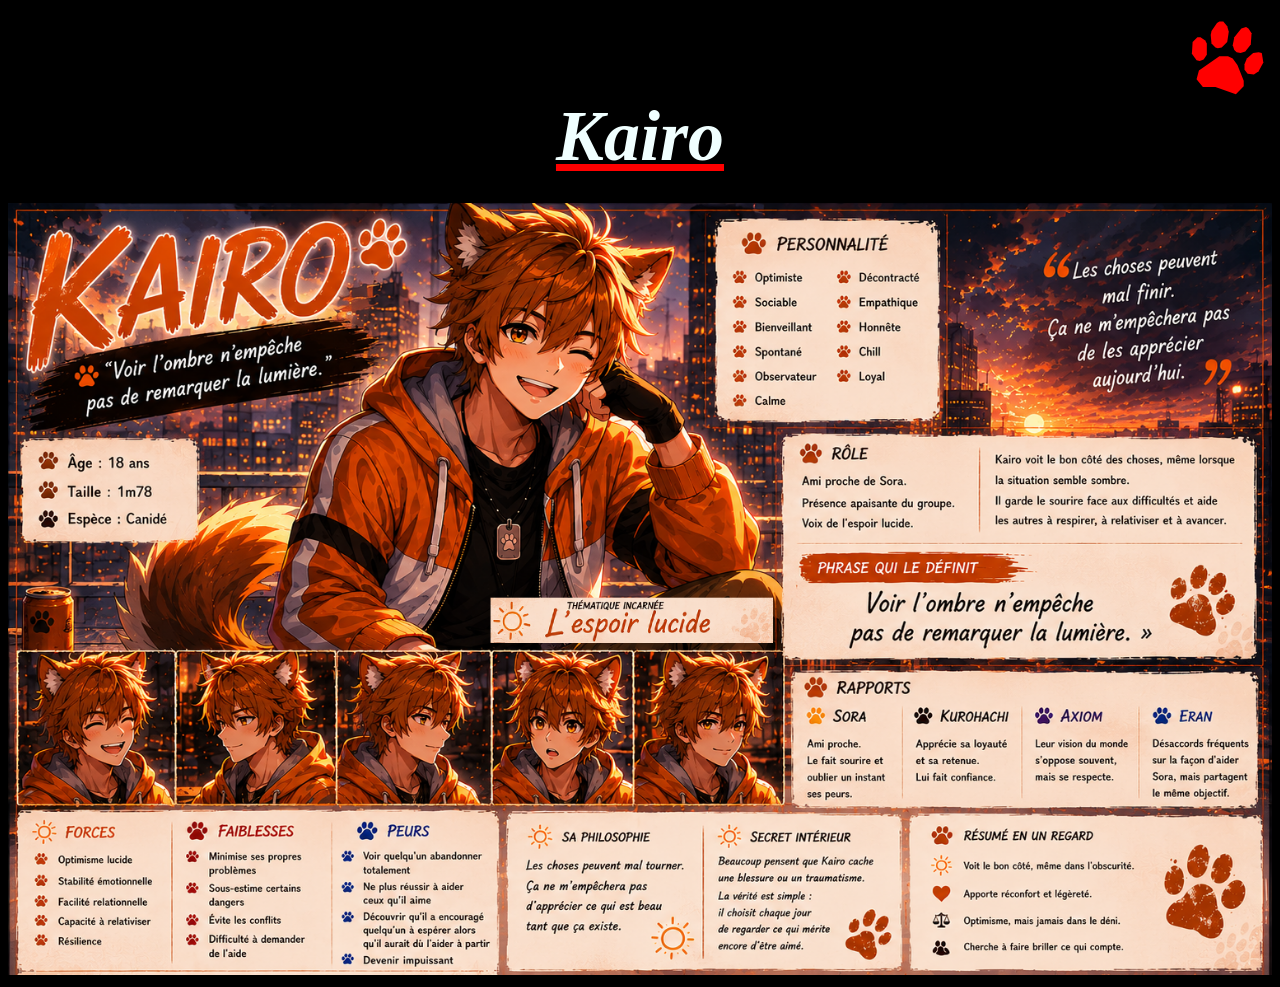
<file: Kairo.html>
<!DOCTYPE html>
<html lang="fr">

<head>
    <meta charset="UTF-8">
    <meta name="viewport" content="width=device-width, initial-scale=1.0">
    <link rel="shortcut icon" href="Favicon Kairo.png" type="image/x-icon">
    <link rel="stylesheet" href="Kairo.css">
    <script src="Kairo.js"></script>
    <title>Kairo</title>
</head>

<body>
    <div id="coussinet"><img onclick="rechargement('patte')" src="Coussinet.svg" alt=""></div>
    <div id="title">
        <h1 id="nom" onclick="re_direction('nom')">Kairo</h1>
    </div>
    <img id="card" src="Kairo le lumineux.png" alt="">
</body>

</html>
</file>
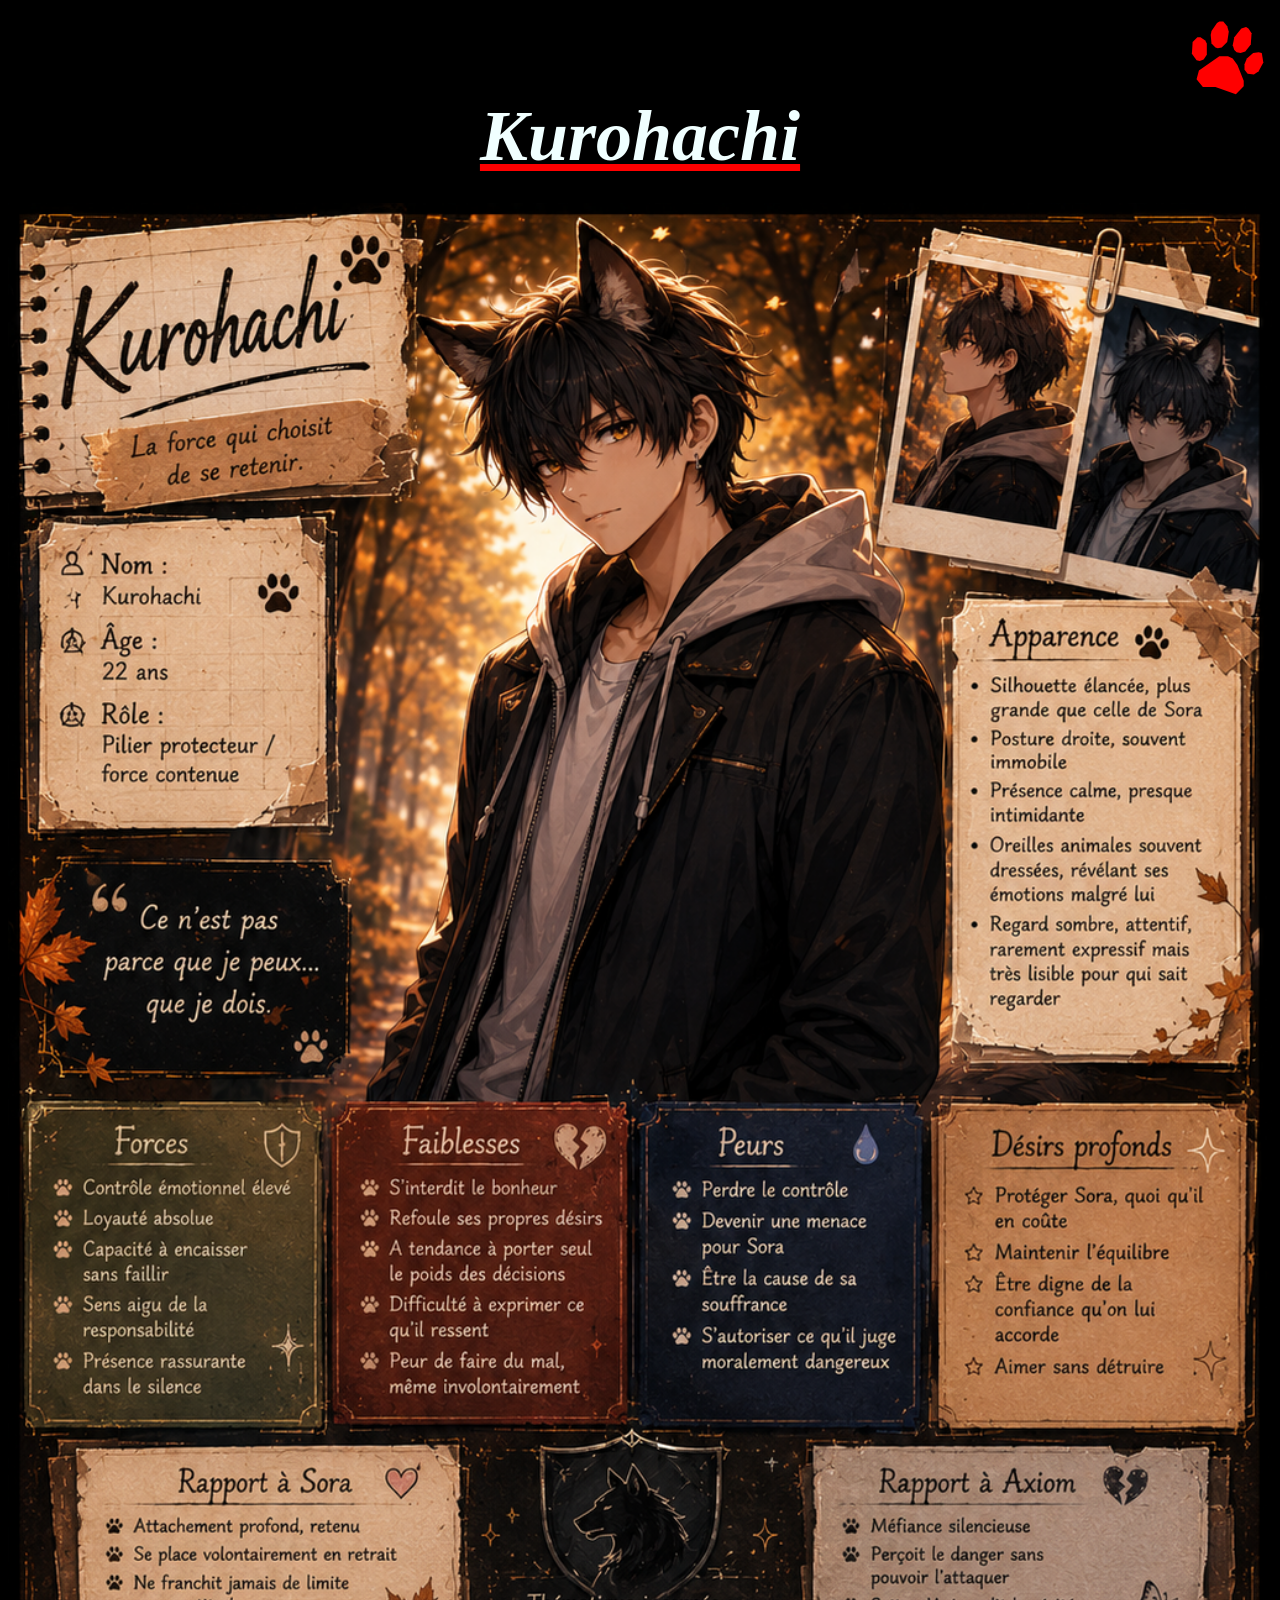
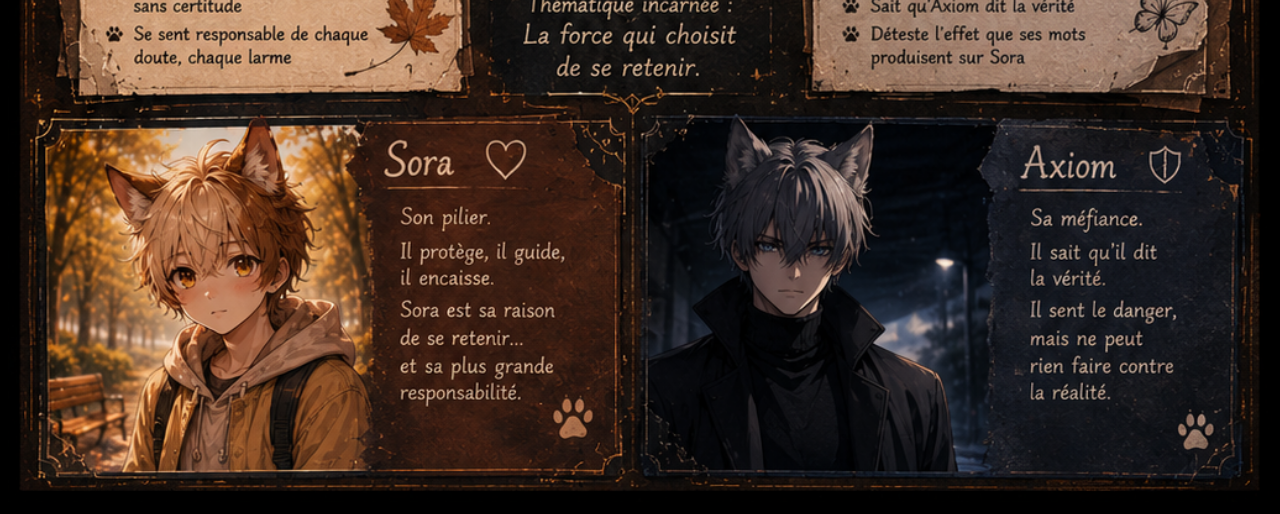
<file: Kurohachi.html>
<!DOCTYPE html>
<html lang="fr">

<head>
    <meta charset="UTF-8">
    <meta name="viewport" content="width=device-width, initial-scale=1.0">
    <link rel="shortcut icon" href="Favicon Kurohachi.png" type="image/x-icon">
    <link rel="stylesheet" href="Kurohachi.css">
    <script src="Kurohachi.js"></script>
    <title>Kurohachi</title>
</head>

<body>
    <div id="coussinet"><img onclick="rechargement('patte')" src="Coussinet.svg" alt=""></div>
    <div id="title">
        <h1 id="nom" onclick="re_direction('nom')">Kurohachi</h1>
    </div>
    <img id="card" src="Profil de Kurohachi en automne.png" alt="">
</body>

</html>
</file>
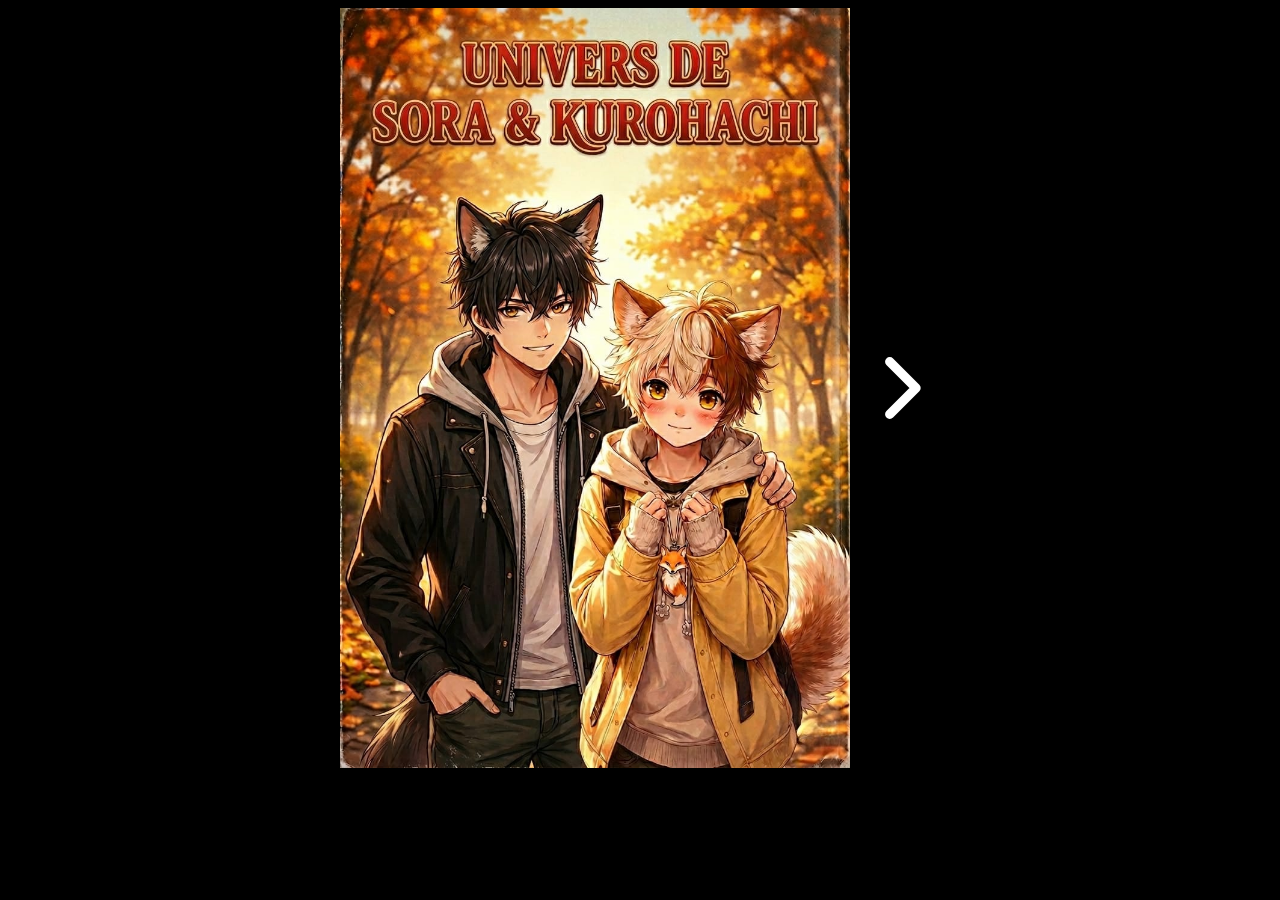
<file: Manga.html>
<!DOCTYPE html>
<html lang="fr">

<head>
    <meta charset="UTF-8">
    <meta name="viewport" content="width=device-width, initial-scale=1.0">
    <link rel="shortcut icon" href="Favicon Manga.png" type="image/x-icon">
    <link rel="stylesheet" href="Manga.css">
    <script src="Manga.js" defer></script>
    <title>Univers de Sora & Kurohachi</title>
</head>

<body>
    <!-- <div id="coussinet"><img onclick="fermer('patte')" src="Coussinet.svg" alt=""></div> -->
    <div id="manga">
        <button class="nav"><img id="precedent" onclick="re_lecture()" src="cheveron_gauche.svg" alt=""></button>
        <img id="cover" src="./Couvrture Manga.jpeg" alt="">
        <button class="nav"> <img onclick="lecture()" src="cheveron_droite.svg" alt=""></button>
    </div>
</body>

</html>
</file>
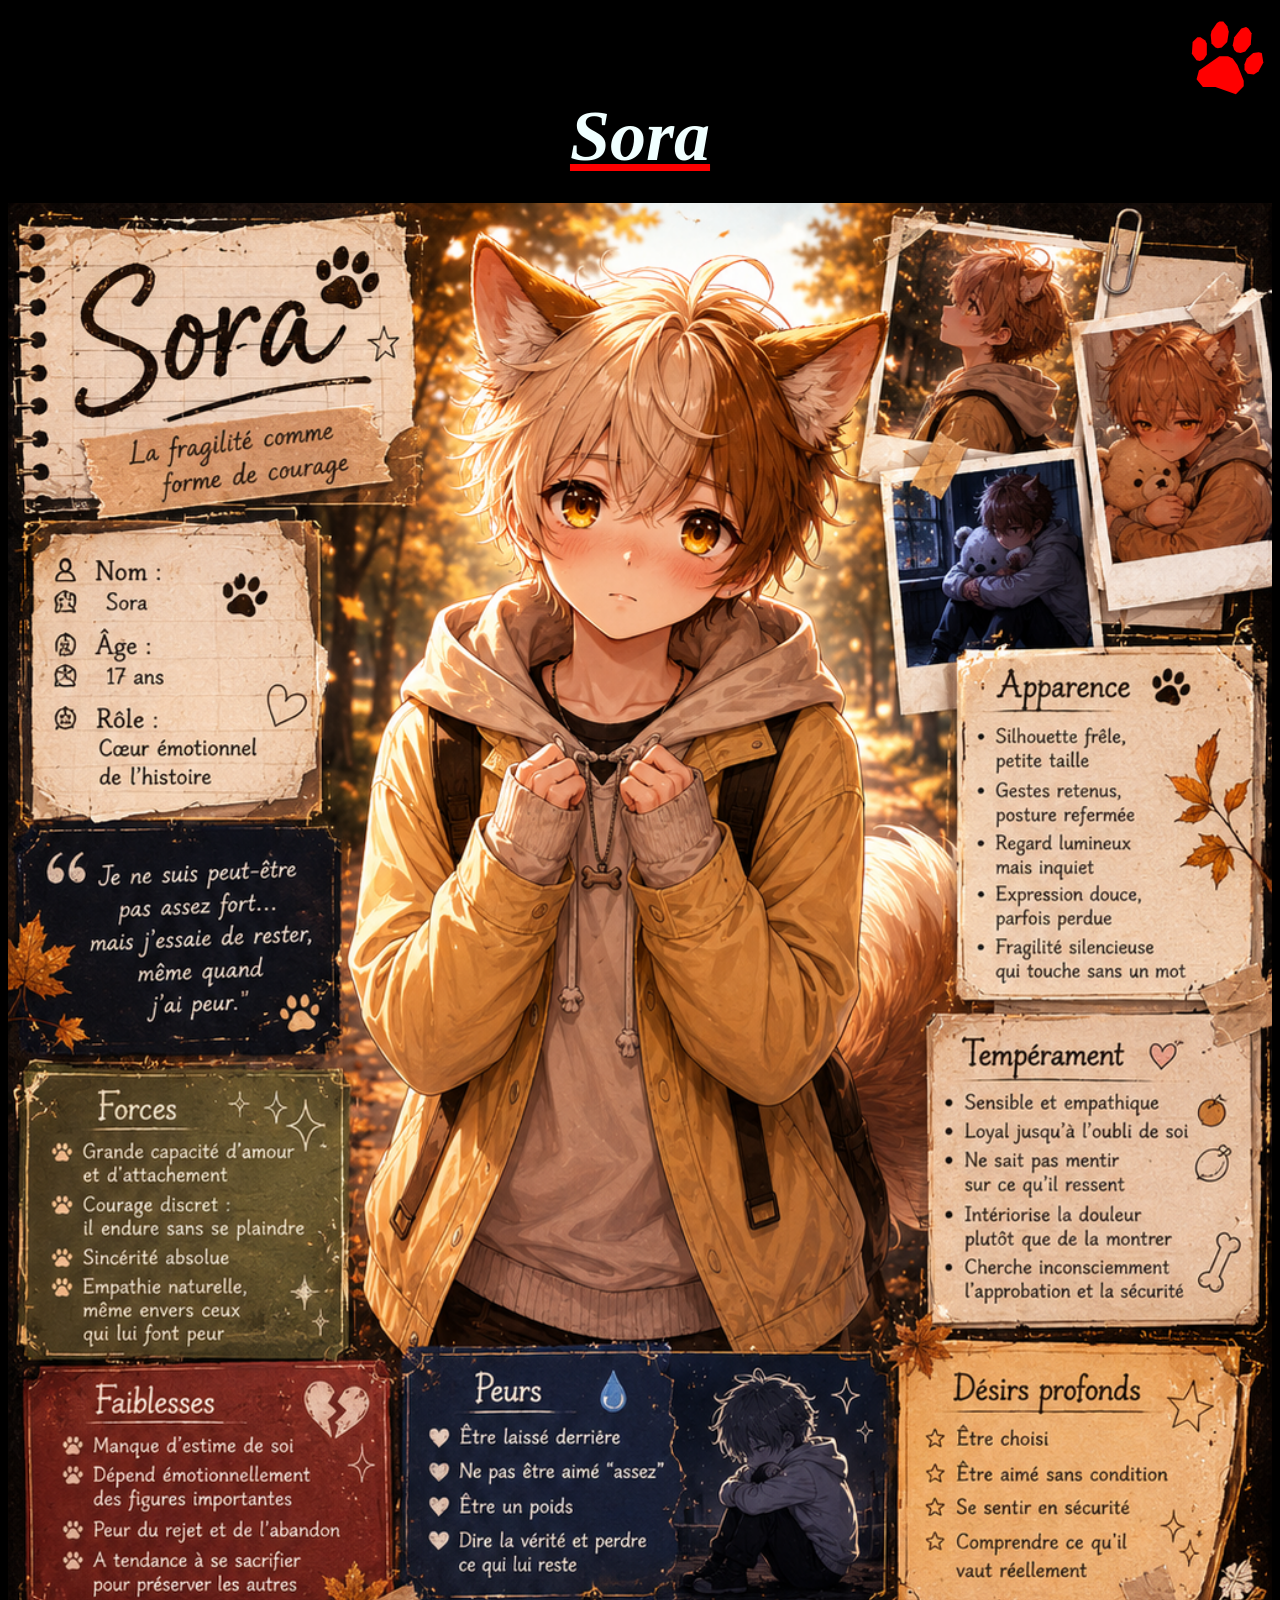
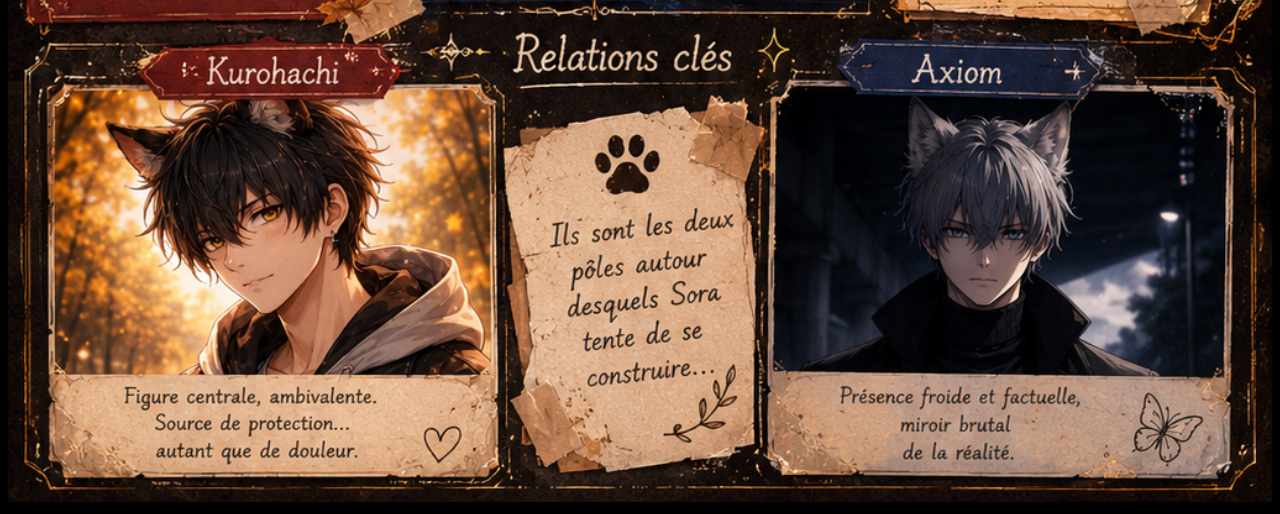
<file: Sora.html>
<!DOCTYPE html>
<html lang="fr">

<head>
    <meta charset="UTF-8">
    <meta name="viewport" content="width=device-width, initial-scale=1.0">
    <link rel="shortcut icon" href="Favicon Sora.png" type="image/x-icon">
    <link rel="stylesheet" href="Sora.css">
    <script src="Sora.js"></script>
    <title>Sora</title>
</head>

<body>
    <div id="coussinet"><img onclick="rechargement('patte')" src="Coussinet.svg" alt=""></div>
    <div id="title">
        <h1 id="nom" onclick="re_direction('nom')">Sora</h1>
    </div>
    <img id="card" onclick="modif('card')" src="Sora portrait d'une âme fragile.png" alt="">
</body>

</html>
</file>
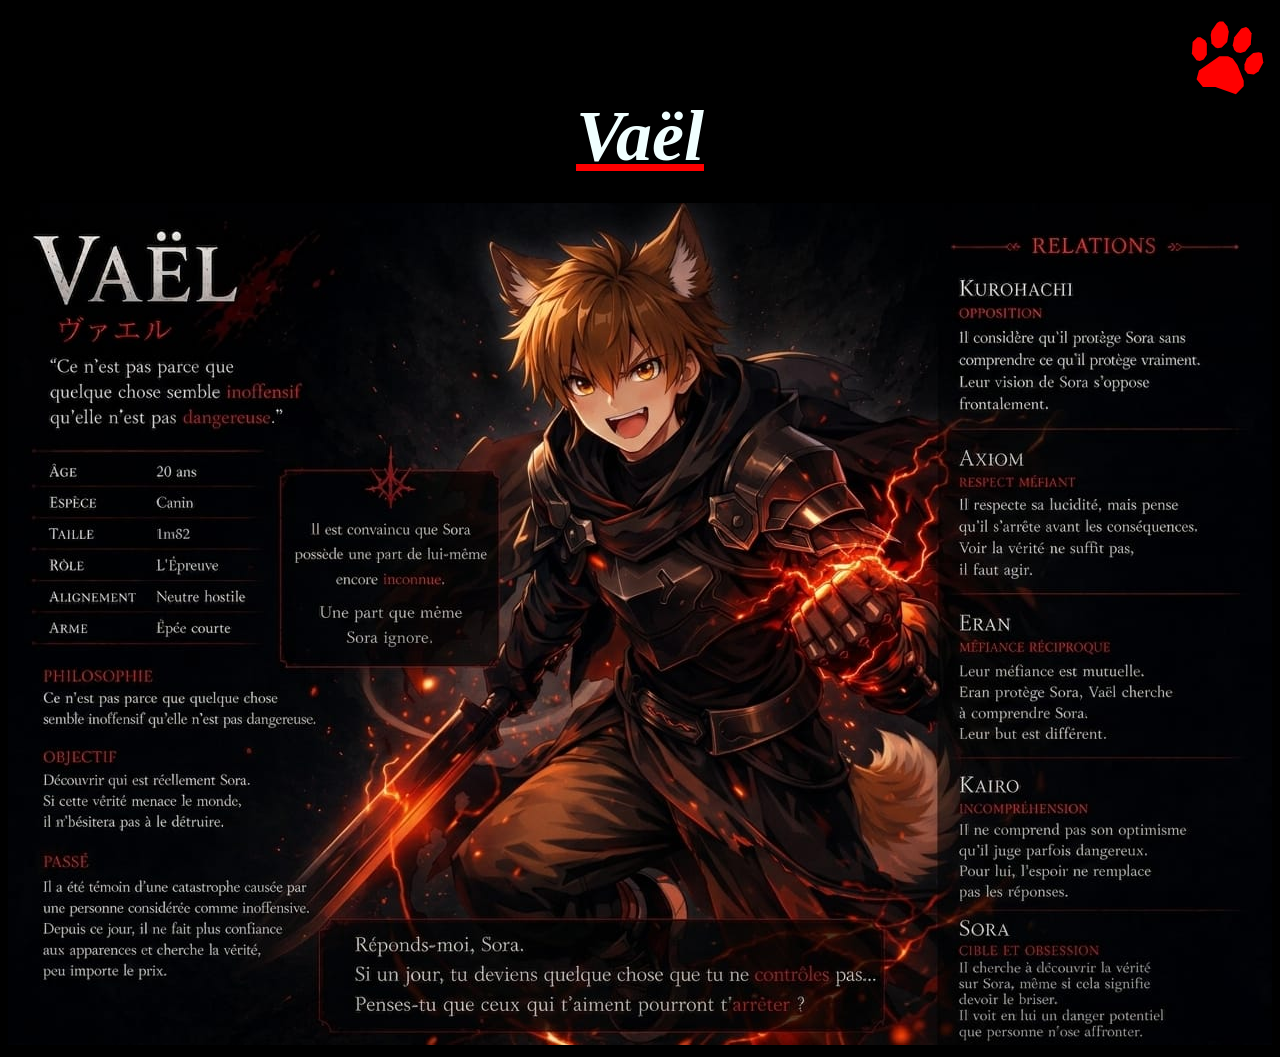
<file: Vaël.html>
<!DOCTYPE html>
<html lang="fr">

<head>
    <meta charset="UTF-8">
    <meta name="viewport" content="width=device-width, initial-scale=1.0">
    <link rel="shortcut icon" href="Favicon Vael.png" type="image/x-icon">
    <link rel="stylesheet" href="Vaël.css">
    <script src="Vaël.js"></script>
    <title>Vaël</title>
</head>

<body>
    <div id="coussinet"><img onclick="rechargement('patte')" src="Coussinet.svg" alt=""></div>
    <div id="title">
        <h1 id="nom" onclick="re_direction('nom')">Vaël</h1>
    </div>
    <img id="card" src="Vaël l'épreuve.jpeg" alt="">
</body>

</html>
</file>
<file: Univers de Sora & Kurohachi.css>
body {
    background-color: black;
}

#liens_projets {
    color: red;
    text-decoration: none;
    font-size: 50px;
    position: absolute;
    z-index: 10;
    cursor: pointer;
    top: 20px;
    right: 20px;
}

#titre {
    text-decoration: underline;
    text-decoration-color: red;
    color: azure;
    font-family: 'Times New Roman', Times, serif;
    font-size: 80px;
    text-align: center;
    margin-top: 5%;
    margin-bottom: 5%;
    font-style: italic;
    cursor: pointer;
    width: max-content;
}

#title {
    display: flex;
    justify-content: center;
}

#contenu {
    display: flex;
    flex-wrap: wrap;
    gap: 2%;
    margin-left: 2%;
}

.persos {
    display: flex;
    flex-direction: column;
    align-items: center;
    width: 20%;
    margin-bottom: 1%;
    margin-left: 10px;
    padding: 0;
    transition: transform 0.3s ease;
}

.persos img {
    width: 100%;
    cursor: pointer;
}

.persos p {
    color: azure;
    font-size: 20px;
    margin-top: 2%;
    font-family: 'Franklin Gothic Medium', 'Arial Narrow', Arial, sans-serif
}

.persos:hover {
    transform: scale(1.1);
}

.deucième_bloc {
    display: flex;
    flex-direction: column;
    align-items: center;
}

.story {
    display: flex;
    flex-direction: column;
    align-items: center;
    width: 20%;
    margin-left: 10px;
    padding: 0;
    transition: transform 0.3s ease;
}

.story img {
    width: 100%;
    cursor: pointer;
}

.story p {
    color: azure;
    font-size: 20px;
    margin-top: 2%;
    font-family: 'Franklin Gothic Medium', 'Arial Narrow', Arial, sans-serif
}

.story:hover {
    transform: scale(1.1);
}


@media screen and (max-width: 768px) {
    #contenu {
        display: flex;
        flex-direction: column;
        justify-content: center;
        margin-left: 5%;
        margin-right: 5%;
        /* align-items: center; */
    }

    .persos img {
        width: 480%;
        height: auto;
    }

    .persos p {
        margin-left: 385%;
    }

    .deucième_bloc {
        margin-left: 385%;
        width: 480%;
        height: auto;
    }

    #titre {
        font-size: 50px
    }
}
</file>
<file: Axiom.css>
body {
    background-color: black;
}

#nom {
    color: azure;
    font-weight: bold;
    font-style: italic;
    font-size: 72px;
    text-decoration-line: underline;
    text-decoration-color: red;
    cursor: pointer;
    width: max-content;
    margin-top: 0%;
    margin-left: 0%;
    margin-right: 0%;
    margin-bottom: 2%;
}


#title {
    display: flex;
    justify-content: center;
}


#card {
    width: 100%;
}

#coussinet {
    display: flex;
    justify-content: flex-end;
    margin: 0%;
}

#coussinet img {
    width: 7%;
    cursor: pointer;
}
</file>
<file: Détails sur Kurohachi.css>
body {
    background-color: rgba(255, 0, 0, 0.559);
}

#image {
    width: 25%;
}

h1 {
    text-decoration: underline;
    text-decoration-color: rgba(255, 0, 0, 0.700);
}

.nom {
    font-size: 300px;
    color: white;
    font-size: bold;
}
</file>
<file: Détails sur Sora.css>
body {
    background-color: rgb(82, 177, 239);
}

.nom {
    font-size: 300px;
    color: white;
    font-size: bold;
}

#image {
    width: 25%;
}

h1 {
    text-decoration: underline;
    text-decoration-color: red;
}
</file>
<file: Eran.css>
body {
    background-color: black;
}

#nom {
    color: azure;
    font-weight: bold;
    font-style: italic;
    font-size: 72px;
    text-decoration-line: underline;
    text-decoration-color: red;
    cursor: pointer;
    width: max-content;
    margin-top: 0%;
    margin-left: 0%;
    margin-right: 0%;
    margin-bottom: 2%;
}

#title {
    display: flex;
    justify-content: center;
}

#card {
    width: 100%;
}

#coussinet {
    display: flex;
    justify-content: flex-end;
    margin: 0%;
}

#coussinet img {
    width: 7%;
    cursor: pointer;
}
</file>
<file: Kairo.css>
body {
    background-color: black;
}

#nom {
    color: azure;
    font-weight: bold;
    font-style: italic;
    font-size: 72px;
    text-decoration-line: underline;
    text-decoration-color: red;
    cursor: pointer;
    width: max-content;
    margin-top: 0%;
    margin-left: 0%;
    margin-right: 0%;
    margin-bottom: 2%;
}

#title {
    display: flex;
    justify-content: center;
}

#card {
    width: 100%;
}

#coussinet {
    display: flex;
    justify-content: flex-end;
    margin: 0%;
}

#coussinet img {
    width: 7%;
    cursor: pointer;
}
</file>
<file: Kurohachi.css>
body {
    background-color: black;
}

#nom {
    color: azure;
    font-weight: bold;
    font-style: italic;
    font-size: 72px;
    text-decoration-line: underline;
    text-decoration-color: red;
    cursor: pointer;
    width: max-content;
    margin-top: 0%;
    margin-left: 0%;
    margin-right: 0%;
    margin-bottom: 2%;
}

#title {
    display: flex;
    justify-content: center;
}

#card {
    width: 100%;
}

#coussinet {
    display: flex;
    justify-content: flex-end;
    margin: 0%;
}

#coussinet img {
    width: 7%;
    cursor: pointer;
}
</file>
<file: Manga.css>
body {
    background-color: black;
    display: flex;
    flex-direction: column;
    justify-content: center;
    align-items: center;
}

#coussinet {
    display: flex;
    justify-content: flex-end;
    margin: 0%;
    width: 100%;
}

#coussinet img {
    width: 7%;
    cursor: pointer;
}

#manga {
    display: flex;
    justify-content: center;
    align-items: center;
}

.nav {
    transition: transform 0.1s ease;
    display: flex;
    align-items: center;
    justify-content: center;
    border: none;
    background: none;
}

.nav img {
    width: 90px;
    cursor: pointer;
}


.nav:hover {
    transform: scale(1.2);
}

#cover {
    width: 53%;
}

#precedent {
    display: none;
}

@media screen and (max-width: 768px) {
    #manga {
        flex-direction: column;
        margin-left: 5%;
        margin-right: 5%;
    }

    #cover {
        width: 110%;
    }

    .nav {
        width: 50%;
    }

}
</file>
<file: Sora.css>
body {
    background-color: black;
}

#nom {
    color: azure;
    font-weight: bold;
    font-style: italic;
    font-size: 72px;
    text-decoration-line: underline;
    text-decoration-color: red;
    cursor: pointer;
    width: max-content;
    margin-top: 0%;
    margin-left: 0%;
    margin-right: 0%;
    margin-bottom: 2%;
}

#title {
    display: flex;
    justify-content: center;
}

#card {
    width: 100%;
}

#coussinet {
    display: flex;
    justify-content: flex-end;
    margin: 0%;
}

#coussinet img {
    width: 7%;
    cursor: pointer;
}
</file>
<file: Vaël.css>
body {
    background-color: black;
}

#nom {
    color: azure;
    font-weight: bold;
    font-style: italic;
    font-size: 72px;
    text-decoration-line: underline;
    text-decoration-color: red;
    cursor: pointer;
    width: max-content;
    margin-top: 0%;
    margin-left: 0%;
    margin-right: 0%;
    margin-bottom: 2%;
}

#title {
    display: flex;
    justify-content: center;
}

#card {
    width: 100%;
}

#coussinet {
    display: flex;
    justify-content: flex-end;
    margin: 0%;
}

#coussinet img {
    width: 7%;
    cursor: pointer;
}
</file>
